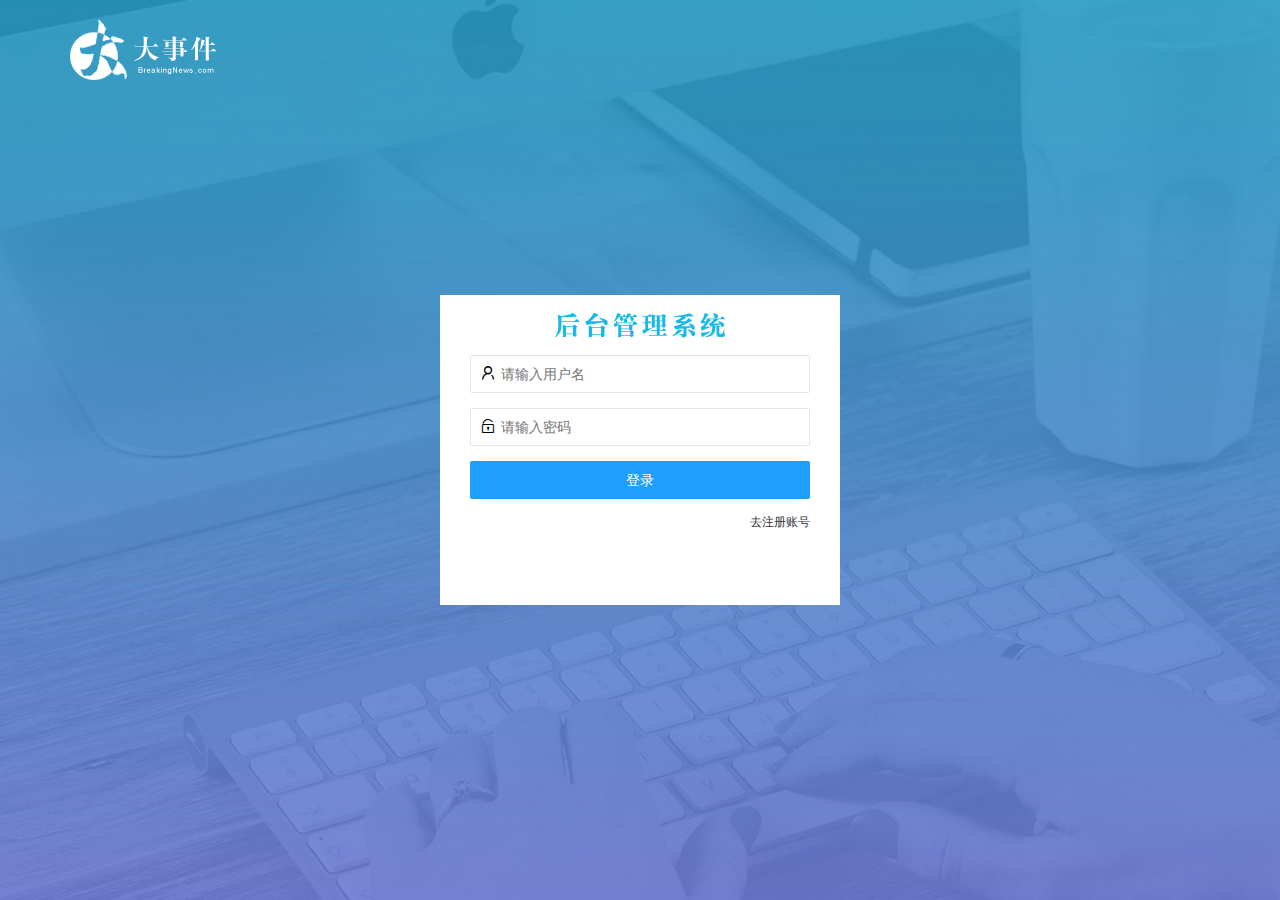
<file: login.html>
<!DOCTYPE html>
<html lang="en">

<head>
    <meta charset="UTF-8">
    <meta http-equiv="X-UA-Compatible" content="IE=edge">
    <meta name="viewport" content="width=device-width, initial-scale=1.0">
    <title>大事件登录/注册</title>
    <!-- 引入layui的css -->
    <link rel="stylesheet" href="./assets/lib/layui/css/layui.css">
    <!-- 引入自己的css -->
    <link rel="stylesheet" href="./assets/css/login.css">
</head>

<body>
    <!-- 头部logo -->
    <div class="layui-main">
        <img src="./assets/images/logo.png" alt="">
    </div>
    <!-- 登录注册 -->
    <div class="lgoinAndRegBox">
        <div class="title-box"></div>
        <!-- 登录的div -->
        <div class="login-box">
            <!-- 登录的表单 -->
            <form class="layui-form" id="form_login">
                <!-- 用户名 -->
                <div class="layui-form-item">
                    <i class="layui-icon layui-icon-username"></i>
                    <input type="text" name="username" required lay-verify="required" placeholder="请输入用户名"
                        autocomplete="off" class="layui-input">
                </div>
                <!-- 密码 -->
                <div class="layui-form-item">
                    <i class="layui-icon layui-icon-password"></i>
                    <input type="password" name="password" required lay-verify="required|pwd" placeholder="请输入密码"
                        autocomplete="off" class="layui-input">
                </div>
                <!-- 登录按钮 -->
                <div class="layui-form-item">
                    <button class="layui-btn layui-btn-fluid layui-btn-normal" lay-submit>登录</button>
                </div>
                <!-- 去注册的小按钮 -->
                <div class="layui-form-item links">
                    <a href="javascript:;" id="link_reg">去注册账号</a>

                </div>
            </form>
        </div>
        <!-- 注册的div -->
        <div class="reg-box">
            <!-- 注册的表单 -->
            <form class="layui-form" id="form_reg">
                <!-- 用户名 -->
                <div class="layui-form-item">
                    <i class="layui-icon layui-icon-username"></i>
                    <input type="text" name="username" required lay-verify="required" placeholder="请输入用户名"
                        autocomplete="off" class="layui-input">
                </div>
                <!-- 密码 -->
                <div class="layui-form-item">
                    <i class="layui-icon layui-icon-password"></i>
                    <input type="password" name="password" required lay-verify="required|pwd" placeholder="请输入密码"
                        autocomplete="off" class="layui-input">
                </div>
                <!-- 确认密码 -->
                <div class="layui-form-item">
                    <i class="layui-icon layui-icon-password"></i>
                    <input type="password" name="repassword" required lay-verify="required|pwd|repwd"
                        placeholder="请再次输入密码" autocomplete="off" class="layui-input">
                </div>
                <!-- 注册按钮 -->
                <div class="layui-form-item">
                    <button class="layui-btn layui-btn-fluid layui-btn-normal" lay-submit>注册</button>
                </div>
                <!-- 去登录的小按钮 -->
                <div class="layui-form-item links">
                    <a href="javascript:;" id="link_login">去登录</a>
                </div>
            </form>
        </div>
    </div>
    <!-- 引入layui的js -->
    <script src="./assets/lib/layui/layui.all.js"></script>
    <!--  引入jQuery -->
    <script src="./assets/lib/jquery.js"></script>
    <!-- 引入自己封装 baseAPI.js -->
    <script src="./assets/js/baseAPI.js"></script>
    <!-- 引入自己的js -->
    <script src="./assets/js/login.js"></script>
</body>

</html>
</file>
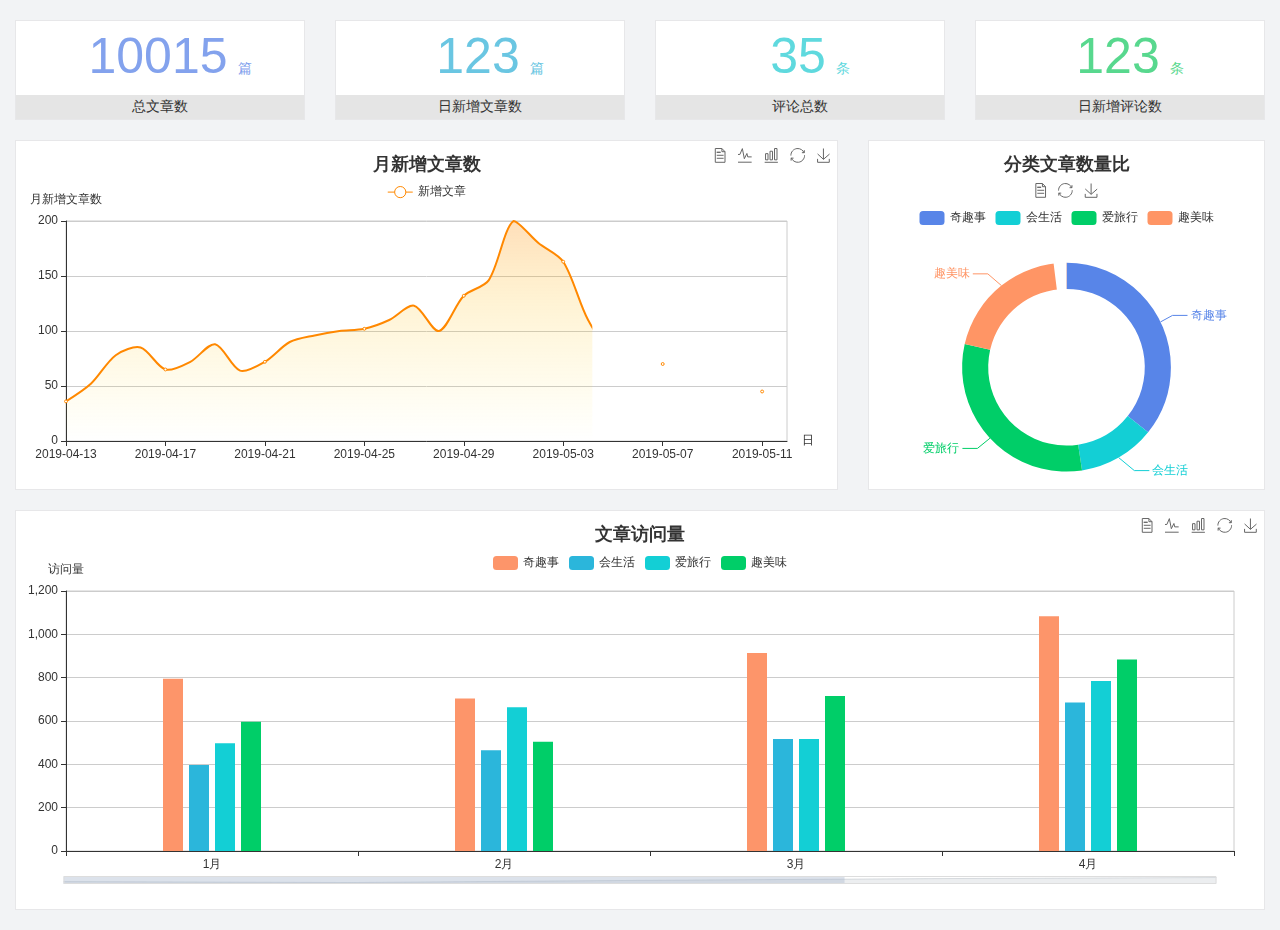
<file: home/dashboard.html>
<!DOCTYPE html>
<html lang="en">

<head>
  <meta charset="UTF-8">
  <meta name="viewport" content="width=device-width, initial-scale=1.0">
  <meta http-equiv="X-UA-Compatible" content="ie=edge">
  <title>图表统计</title>
  <link rel="stylesheet" href="../../assets/lib/bootstrap.css" />
  <link rel="stylesheet" href="../../assets/lib/main.css" />
  <script src="../../assets/lib/jquery.js"></script>
  <script type="text/javascript" src="../../assets/lib/echarts.min.js"></script>
</head>

<body>
  <div class="container-fluid">
    <div class="row spannel_list">
      <div class="col-sm-3 col-xs-6">
        <div class="spannel">
          <em>10015</em><span>篇</span>
          <b>总文章数</b>
        </div>
      </div>
      <div class="col-sm-3 col-xs-6">
        <div class="spannel scolor01">
          <em>123</em><span>篇</span>
          <b>日新增文章数</b>
        </div>
      </div>
      <div class="col-sm-3 col-xs-6">
        <div class="spannel scolor02">
          <em>35</em><span>条</span>
          <b>评论总数</b>
        </div>
      </div>
      <div class="col-sm-3 col-xs-6">
        <div class="spannel scolor03">
          <em>123</em><span>条</span>
          <b>日新增评论数</b>
        </div>
      </div>
    </div>
  </div>

  <div class="container-fluid">
    <div class="row curve-pie">
      <div class="col-lg-8 col-md-8">
        <div class="gragh_pannel" id="curve_show"></div>
      </div>
      <div class="col-lg-4 col-md-4">
        <div class="gragh_pannel" id="pie_show"></div>
      </div>
    </div>
  </div>

  <div class="container-fluid">
    <div class="column_pannel" id="column_show"></div>
  </div>

  <script>
    var oChart = echarts.init(document.getElementById('curve_show'));
    var aList_all = [
      { 'count': 36, 'date': '2019-04-13' },
      { 'count': 52, 'date': '2019-04-14' },
      { 'count': 78, 'date': '2019-04-15' },
      { 'count': 85, 'date': '2019-04-16' },
      { 'count': 65, 'date': '2019-04-17' },
      { 'count': 72, 'date': '2019-04-18' },
      { 'count': 88, 'date': '2019-04-19' },
      { 'count': 64, 'date': '2019-04-20' },
      { 'count': 72, 'date': '2019-04-21' },
      { 'count': 90, 'date': '2019-04-22' },
      { 'count': 96, 'date': '2019-04-23' },
      { 'count': 100, 'date': '2019-04-24' },
      { 'count': 102, 'date': '2019-04-25' },
      { 'count': 110, 'date': '2019-04-26' },
      { 'count': 123, 'date': '2019-04-27' },
      { 'count': 100, 'date': '2019-04-28' },
      { 'count': 132, 'date': '2019-04-29' },
      { 'count': 146, 'date': '2019-04-30' },
      { 'count': 200, 'date': '2019-05-01' },
      { 'count': 180, 'date': '2019-05-02' },
      { 'count': 163, 'date': '2019-05-03' },
      { 'count': 110, 'date': '2019-05-04' },
      { 'count': 80, 'date': '2019-05-05' },
      { 'count': 82, 'date': '2019-05-06' },
      { 'count': 70, 'date': '2019-05-07' },
      { 'count': 65, 'date': '2019-05-08' },
      { 'count': 54, 'date': '2019-05-09' },
      { 'count': 40, 'date': '2019-05-10' },
      { 'count': 45, 'date': '2019-05-11' },
      { 'count': 38, 'date': '2019-05-12' },
    ];

    let aCount = [];
    let aDate = [];

    for (var i = 0; i < aList_all.length; i++) {
      aCount.push(aList_all[i].count);
      aDate.push(aList_all[i].date);
    }

    var chartopt = {
      title: {
        text: '月新增文章数',
        left: 'center',
        top: '10'
      },
      tooltip: {
        trigger: 'axis'
      },
      legend: {
        data: ['新增文章'],
        top: '40'
      },
      toolbox: {
        show: true,
        feature: {
          mark: { show: true },
          dataView: { show: true, readOnly: false },
          magicType: { show: true, type: ['line', 'bar'] },
          restore: { show: true },
          saveAsImage: { show: true }
        }
      },
      calculable: true,
      xAxis: [
        {
          name: '日',
          type: 'category',
          boundaryGap: false,
          data: aDate
        }
      ],
      yAxis: [
        {
          name: '月新增文章数',
          type: 'value'
        }
      ],
      series: [
        {
          name: '新增文章',
          type: 'line',
          smooth: true,
          itemStyle: { normal: { areaStyle: { type: 'default' }, color: '#f80' }, lineStyle: { color: '#f80' } },
          data: aCount
        }],
      areaStyle: {
        normal: {
          color: new echarts.graphic.LinearGradient(0, 0, 0, 1, [{
            offset: 0,
            color: 'rgba(255,136,0,0.39)'
          }, {
            offset: .34,
            color: 'rgba(255,180,0,0.25)'
          }, {
            offset: 1,
            color: 'rgba(255,222,0,0.00)'
          }])

        }
      },
      grid: {
        show: true,
        x: 50,
        x2: 50,
        y: 80,
        height: 220
      }
    };

    oChart.setOption(chartopt);


    var oPie = echarts.init(document.getElementById('pie_show'));
    var oPieopt =
    {
      title: {
        top: 10,
        text: '分类文章数量比',
        x: 'center'
      },
      tooltip: {
        trigger: 'item',
        formatter: "{a} <br/>{b} : {c} ({d}%)"
      },
      color: ['#5885e8', '#13cfd5', '#00ce68', '#ff9565'],
      legend: {
        x: 'center',
        top: 65,
        data: ['奇趣事', '会生活', '爱旅行', '趣美味']
      },
      toolbox: {
        show: true,
        x: 'center',
        top: 35,
        feature: {
          mark: { show: true },
          dataView: { show: true, readOnly: false },
          magicType: {
            show: true,
            type: ['pie', 'funnel'],
            option: {
              funnel: {
                x: '25%',
                width: '50%',
                funnelAlign: 'left',
                max: 1548
              }
            }
          },
          restore: { show: true },
          saveAsImage: { show: true }
        }
      },
      calculable: true,
      series: [
        {
          name: '访问来源',
          type: 'pie',
          radius: ['45%', '60%'],
          center: ['50%', '65%'],
          data: [
            { value: 300, name: '奇趣事' },
            { value: 100, name: '会生活' },
            { value: 260, name: '爱旅行' },
            { value: 180, name: '趣美味' }
          ]
        }
      ]
    };
    oPie.setOption(oPieopt);



    var oColumn = this.echarts.init(document.getElementById('column_show'));
    var oColumnopt =
    {
      title: {
        text: '文章访问量',
        left: 'center',
        top: '10'
      },
      tooltip: {
        trigger: 'axis'
      },
      legend: {
        data: ['奇趣事', '会生活', '爱旅行', '趣美味'],
        top: '40'
      },
      toolbox: {
        show: true,
        feature: {
          mark: { show: true },
          dataView: { show: true, readOnly: false },
          magicType: { show: true, type: ['line', 'bar'] },
          restore: { show: true },
          saveAsImage: { show: true }
        }
      },
      calculable: true,
      xAxis: [
        {
          type: 'category',
          data: ['1月', '2月', '3月', '4月', '5月']
        }
      ],
      yAxis: [
        {
          name: '访问量',
          type: 'value'
        }
      ],
      series: [
        {
          name: '奇趣事',
          type: 'bar',
          barWidth: 20,
          itemStyle: {
            normal: { areaStyle: { type: 'default' }, color: '#fd956a' }
          },
          data: [800, 708, 920, 1090, 1200]
        },
        {
          name: '会生活',
          type: 'bar',
          barWidth: 20,
          itemStyle: {
            normal: { areaStyle: { type: 'default' }, color: '#2bb6db' }
          },
          data: [400, 468, 520, 690, 800]
        },
        {
          name: '爱旅行',
          type: 'bar',
          barWidth: 20,
          itemStyle: {
            normal: { areaStyle: { type: 'default' }, color: '#13cfd5' }
          },
          data: [500, 668, 520, 790, 900]
        },
        {
          name: '趣美味',
          type: 'bar',
          barWidth: 20,
          itemStyle: {
            normal: { areaStyle: { type: 'default' }, color: '#00ce68' }
          },
          data: [600, 508, 720, 890, 1000]
        }
      ],
      grid: {
        show: true,
        x: 50,
        x2: 30,
        y: 80,
        height: 260
      },
      dataZoom: [//给x轴设置滚动条
        {
          start: 0,//默认为0
          end: 100 - 1000 / 31,//默认为100
          type: 'slider',
          show: true,
          xAxisIndex: [0],
          handleSize: 0,//滑动条的 左右2个滑动条的大小
          height: 8,//组件高度
          left: 45, //左边的距离
          right: 50,//右边的距离
          bottom: 26,//右边的距离
          handleColor: '#ddd',//h滑动图标的颜色
          handleStyle: {
            borderColor: "#cacaca",
            borderWidth: "1",
            shadowBlur: 2,
            background: "#ddd",
            shadowColor: "#ddd",
          }
        }]
    };
    oColumn.setOption(oColumnopt);
  </script>
</body>

</html>
</file>
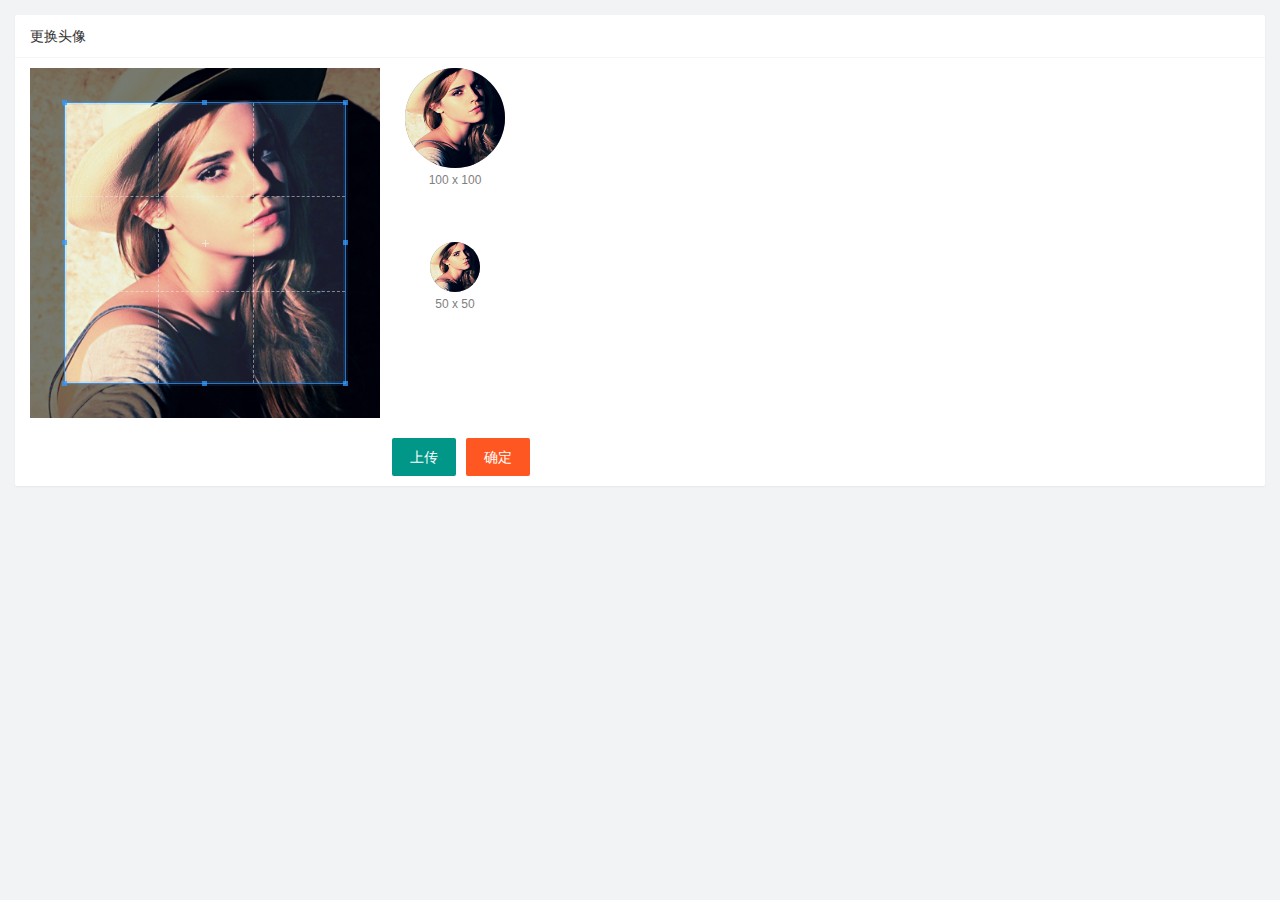
<file: user/user_avatar.html>
<!DOCTYPE html>
<html lang="en">

<head>
    <meta charset="UTF-8">
    <meta http-equiv="X-UA-Compatible" content="IE=edge">
    <meta name="viewport" content="width=device-width, initial-scale=1.0">
    <title>Document</title>
    <!-- 引入layui的css -->
    <link rel="stylesheet" href="../assets/lib/layui/css/layui.css">
    <!-- 导入裁剪图片功能的css -->
    <link rel="stylesheet" href="../assets/lib/cropper/cropper.css">
    <!-- 引入自己的css -->
    <link rel="stylesheet" href="../assets/css/user/user_avatar.css">
</head>

<body>
    <div class="layui-card">
        <div class="layui-card-header">更换头像</div>
        <div class="layui-card-body">
            <!-- 第一行的图片裁剪和预览区域 -->
            <div class="row1">
                <!-- 图片裁剪区域 -->
                <div class="cropper-box">
                    <!-- 这个 img 标签很重要，将来会把它初始化为裁剪区域 -->
                    <img id="image" src="/assets/images/sample.jpg" />
                </div>
                <!-- 图片的预览区域 -->
                <div class="preview-box">
                    <div>
                        <!-- 宽高为 100px 的预览区域 -->
                        <div class="img-preview w100"></div>
                        <p class="size">100 x 100</p>
                    </div>
                    <div>
                        <!-- 宽高为 50px 的预览区域 -->
                        <div class="img-preview w50"></div>
                        <p class="size">50 x 50</p>
                    </div>
                </div>
            </div>

            <!-- 第二行的按钮区域 -->
            <div class="row2">
                <!-- 通过 accept 属性 可以指定 允许用户选择什么类型的文件 -->
                <input type="file" id="file" accept="image/png,image/jpeg">
                <button type="button" class="layui-btn" id="btnChooseImage">上传</button>
                <button type="button" class="layui-btn layui-btn-danger" id="btnUpload">确定</button>
            </div>
        </div>
    </div>

    <script src="/assets/lib/layui/layui.all.js"></script>
    <script src="/assets/lib/jquery.js"></script>
    <script src="/assets/lib/cropper/Cropper.js"></script>
    <script src="/assets/lib/cropper/jquery-cropper.js"></script>
    <script src="/assets/js/baseAPI.js"></script>
    <!-- 导入自己的js -->
    <script src="/assets/js/user/user_avatar.js"></script>
</body>

</html>
</file>
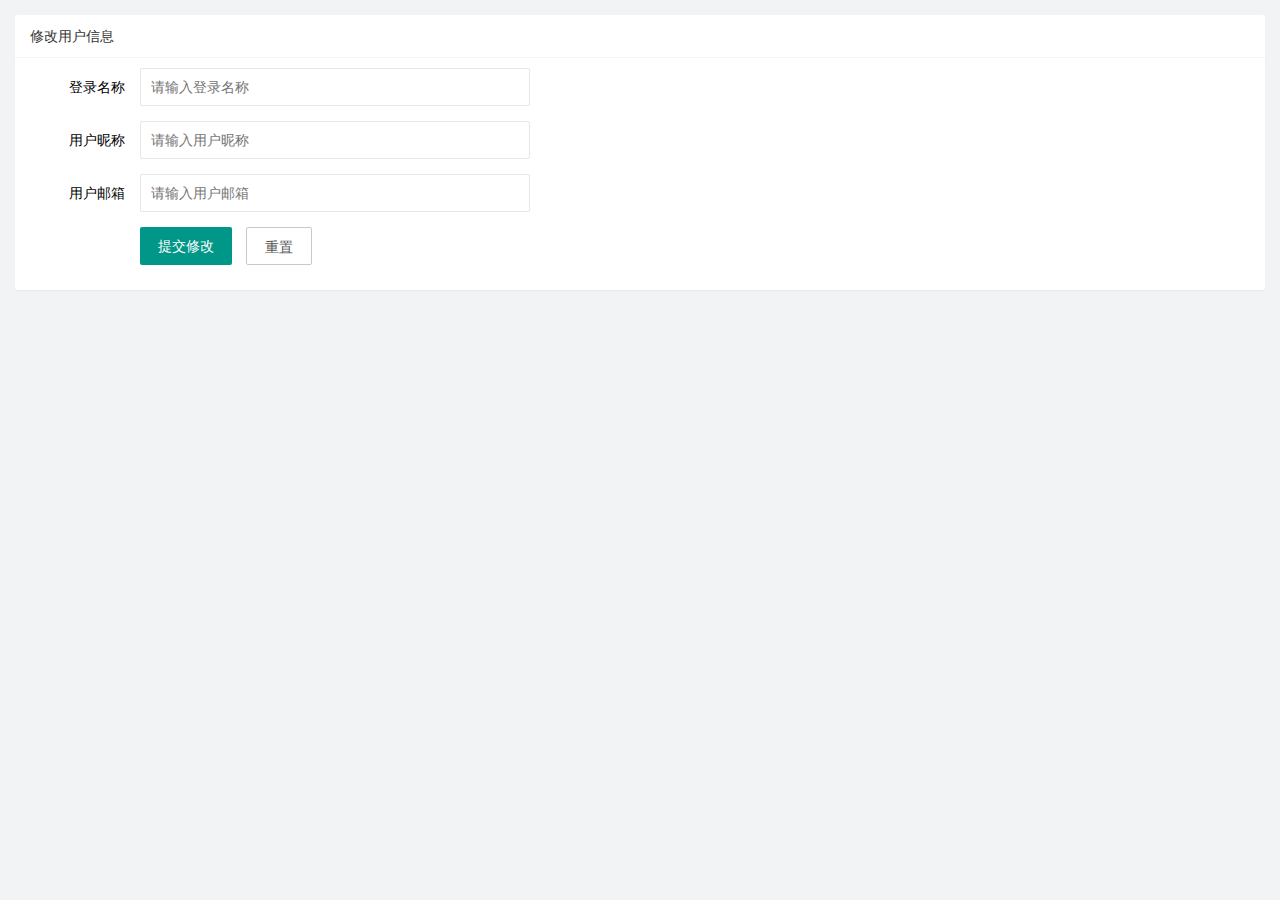
<file: user/user_info.html>
<!DOCTYPE html>
<html lang="en">

<head>
    <meta charset="UTF-8">
    <meta http-equiv="X-UA-Compatible" content="IE=edge">
    <meta name="viewport" content="width=device-width, initial-scale=1.0">
    <title>Document</title>
    <!-- 引入layui的css -->
    <link rel="stylesheet" href="../assets/lib/layui/css/layui.css">
    <!-- 引入自己的css -->
    <link rel="stylesheet" href="../assets/css/user/user_info.css">
</head>

<body>
    <div class="layui-card">
        <div class="layui-card-header">修改用户信息</div>
        <div class="layui-card-body">
            <!-- form表单 -->
            <form class="layui-form" lay-filter="formUserInfo">
                <!-- 这是隐藏域 -->
                <input type="hidden" name="id" value="">
                <div class="layui-form-item">
                    <label class="layui-form-label">登录名称</label>
                    <div class="layui-input-block">
                        <input type="text" name="username" required lay-verify="required" placeholder="请输入登录名称"
                            autocomplete="off" class="layui-input" readonly>
                    </div>
                </div>
                <div class="layui-form-item">
                    <label class="layui-form-label">用户昵称</label>
                    <div class="layui-input-block">
                        <input type="text" name="nickname" required lay-verify="required|nickname" placeholder="请输入用户昵称"
                            autocomplete="off" class="layui-input">
                    </div>
                </div>
                <div class="layui-form-item">
                    <label class="layui-form-label">用户邮箱</label>
                    <div class="layui-input-block">
                        <input type="text" name="email" required lay-verify="required|email" placeholder="请输入用户邮箱"
                            autocomplete="off" class="layui-input">
                    </div>
                </div>
                <div class="layui-form-item">
                    <div class="layui-input-block">
                        <button class="layui-btn" lay-submit lay-filter="formDemo">提交修改</button>
                        <button type="reset" class="layui-btn layui-btn-primary" id="btnReset">重置</button>
                    </div>
                </div>
            </form>
        </div>
    </div>
    <!-- 导入layui的js -->
    <script src="../assets/lib/layui/layui.all.js"></script>
    <!-- 导入jquery -->
    <script src="../assets/lib/jquery.js"></script>
    <!-- 导入baseAPI -->
    <script src="../assets/js/baseAPI.js"></script>
    <!-- 导入自己的js -->
    <script src="../assets/js/user/user_info.js"></script>
</body>

</html>
</file>
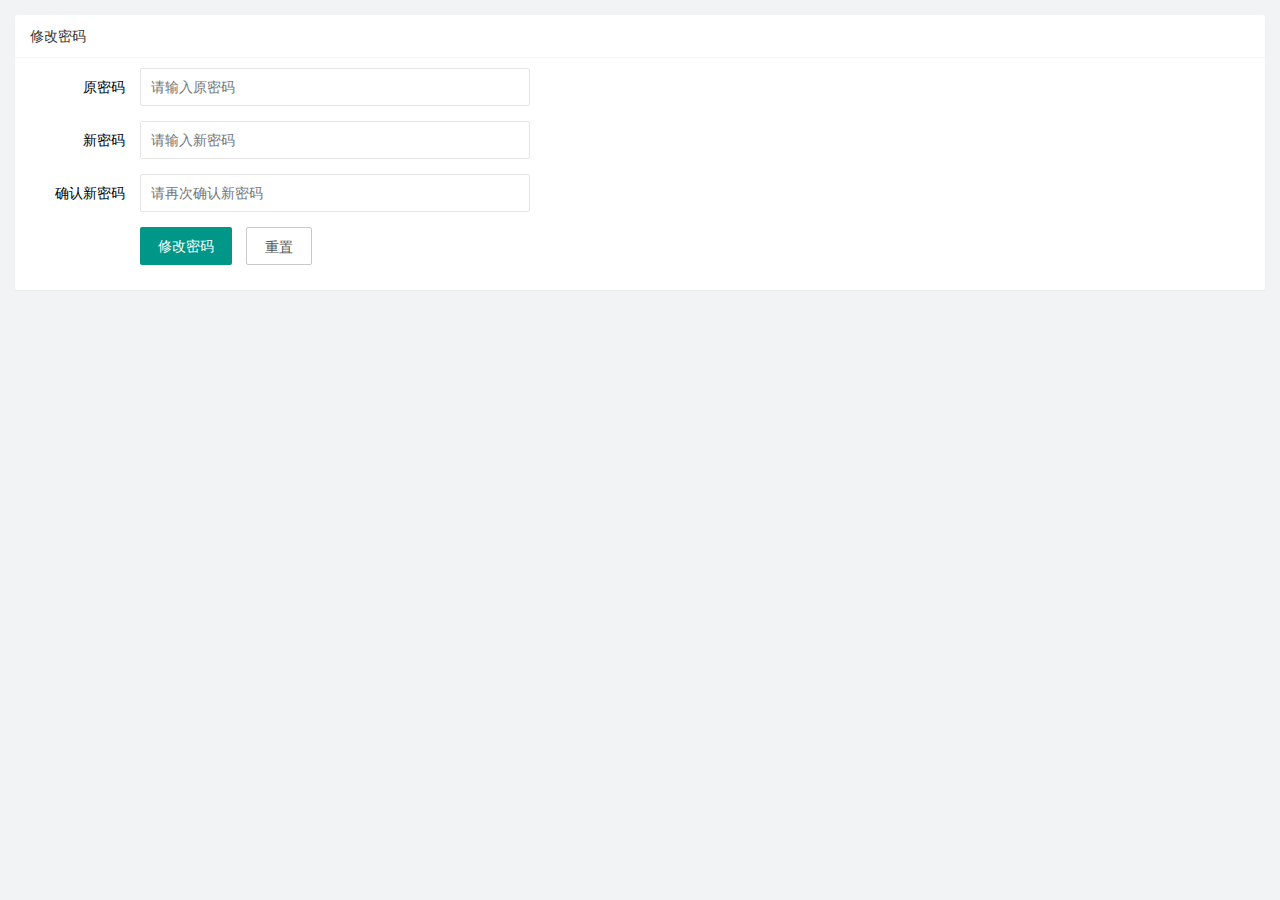
<file: user/user_pwd.html>
<!DOCTYPE html>
<html lang="en">

<head>
    <meta charset="UTF-8">
    <meta http-equiv="X-UA-Compatible" content="IE=edge">
    <meta name="viewport" content="width=device-width, initial-scale=1.0">
    <title>Document</title>
    <!-- 引入layui的css -->
    <link rel="stylesheet" href="../assets/lib/layui/css/layui.css">
    <!-- 引入自己的css -->
    <link rel="stylesheet" href="../assets/css/user/user_pwd.css">
</head>

<body>
    <div class="layui-card">
        <div class="layui-card-header">修改密码</div>
        <div class="layui-card-body">
            <form class="layui-form">
                <div class="layui-form-item">
                    <label class="layui-form-label">原密码</label>
                    <div class="layui-input-block">
                        <input type="password" name="oldPwd" required lay-verify="required|pwd" placeholder="请输入原密码"
                            autocomplete="off" class="layui-input">
                    </div>
                </div>
                <div class="layui-form-item">
                    <label class="layui-form-label">新密码</label>
                    <div class="layui-input-block">
                        <input type="password" name="newPwd" required lay-verify="required|pwd|samePwd"
                            placeholder="请输入新密码" autocomplete="off" class="layui-input">
                    </div>
                </div>
                <div class="layui-form-item">
                    <label class="layui-form-label">确认新密码</label>
                    <div class="layui-input-block">
                        <input type="password" name="rePwd" required lay-verify="required|pwd|rePwd"
                            placeholder="请再次确认新密码" autocomplete="off" class="layui-input">
                    </div>
                </div>
                <div class="layui-form-item">
                    <div class="layui-input-block">
                        <button class="layui-btn" lay-submit lay-filter="formDemo">修改密码</button>
                        <button type="reset" class="layui-btn layui-btn-primary">重置</button>
                    </div>
                </div>
            </form>
        </div>
    </div>
    <!-- 导入layui的js -->
    <script src="../assets/lib/layui/layui.all.js"></script>
    <!-- 导入jquery -->
    <script src="../assets/lib/jquery.js"></script>
    <!-- 导入baseAPI -->
    <script src="../assets/js/baseAPI.js"></script>
    <!-- 导入自己的js -->
    <script src="../assets/js/user/user_pwd.js"></script>
</body>

</html>
</file>
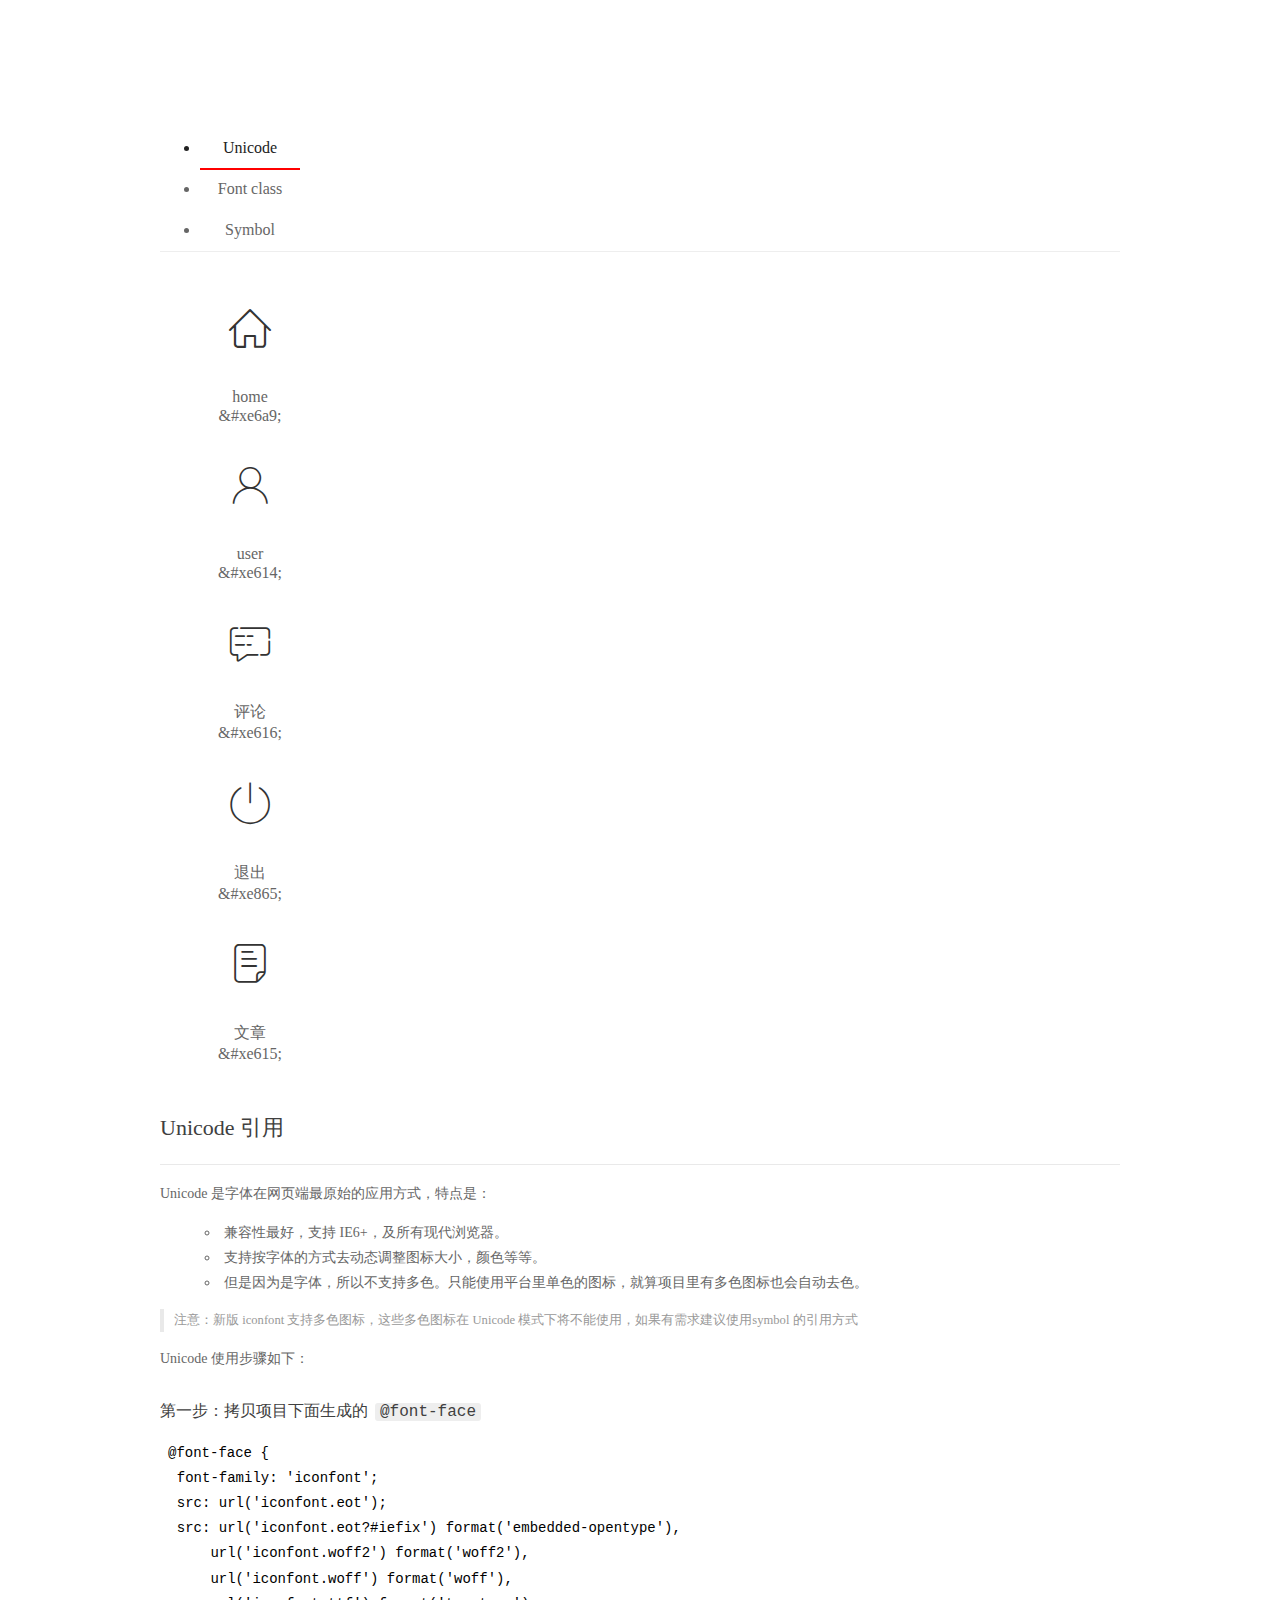
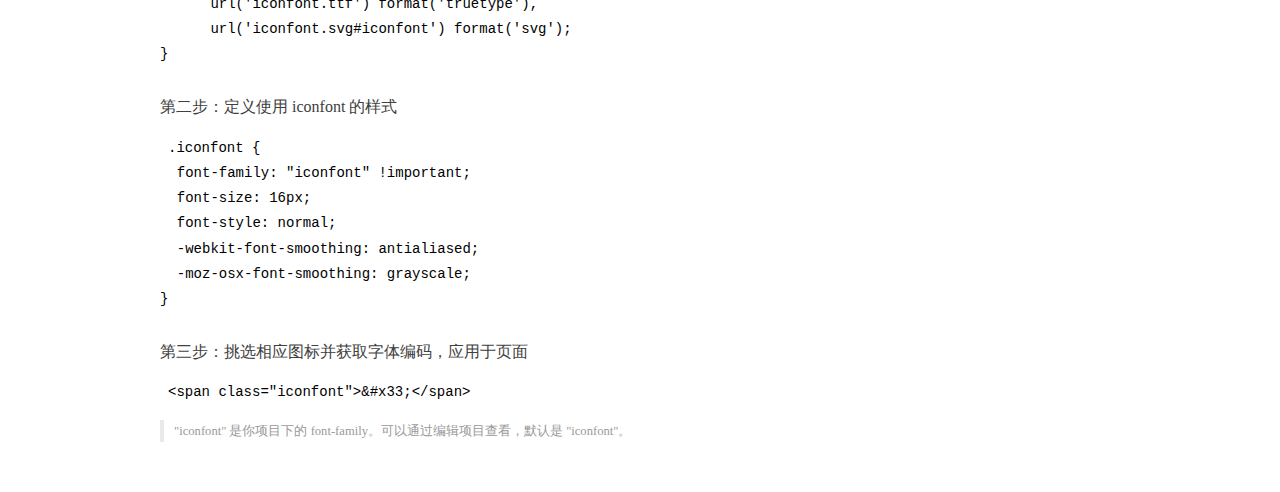
<file: assets/fonts/demo_index.html>
<!DOCTYPE html>
<html>
<head>
  <meta charset="utf-8"/>
  <title>IconFont Demo</title>
  <link rel="shortcut icon" href="https://gtms04.alicdn.com/tps/i4/TB1_oz6GVXXXXaFXpXXJDFnIXXX-64-64.ico" type="image/x-icon"/>
  <link rel="stylesheet" href="https://g.alicdn.com/thx/cube/1.3.2/cube.min.css">
  <link rel="stylesheet" href="demo.css">
  <link rel="stylesheet" href="iconfont.css">
  <script src="iconfont.js"></script>
  <!-- jQuery -->
  <script src="https://a1.alicdn.com/oss/uploads/2018/12/26/7bfddb60-08e8-11e9-9b04-53e73bb6408b.js"></script>
  <!-- 代码高亮 -->
  <script src="https://a1.alicdn.com/oss/uploads/2018/12/26/a3f714d0-08e6-11e9-8a15-ebf944d7534c.js"></script>
</head>
<body>
  <div class="main">
    <h1 class="logo"><a href="https://www.iconfont.cn/" title="iconfont 首页" target="_blank">&#xe86b;</a></h1>
    <div class="nav-tabs">
      <ul id="tabs" class="dib-box">
        <li class="dib active"><span>Unicode</span></li>
        <li class="dib"><span>Font class</span></li>
        <li class="dib"><span>Symbol</span></li>
      </ul>
      
    </div>
    <div class="tab-container">
      <div class="content unicode" style="display: block;">
          <ul class="icon_lists dib-box">
          
            <li class="dib">
              <span class="icon iconfont">&#xe6a9;</span>
                <div class="name">home</div>
                <div class="code-name">&amp;#xe6a9;</div>
              </li>
          
            <li class="dib">
              <span class="icon iconfont">&#xe614;</span>
                <div class="name">user</div>
                <div class="code-name">&amp;#xe614;</div>
              </li>
          
            <li class="dib">
              <span class="icon iconfont">&#xe616;</span>
                <div class="name">评论</div>
                <div class="code-name">&amp;#xe616;</div>
              </li>
          
            <li class="dib">
              <span class="icon iconfont">&#xe865;</span>
                <div class="name">退出</div>
                <div class="code-name">&amp;#xe865;</div>
              </li>
          
            <li class="dib">
              <span class="icon iconfont">&#xe615;</span>
                <div class="name">文章</div>
                <div class="code-name">&amp;#xe615;</div>
              </li>
          
          </ul>
          <div class="article markdown">
          <h2 id="unicode-">Unicode 引用</h2>
          <hr>

          <p>Unicode 是字体在网页端最原始的应用方式，特点是：</p>
          <ul>
            <li>兼容性最好，支持 IE6+，及所有现代浏览器。</li>
            <li>支持按字体的方式去动态调整图标大小，颜色等等。</li>
            <li>但是因为是字体，所以不支持多色。只能使用平台里单色的图标，就算项目里有多色图标也会自动去色。</li>
          </ul>
          <blockquote>
            <p>注意：新版 iconfont 支持多色图标，这些多色图标在 Unicode 模式下将不能使用，如果有需求建议使用symbol 的引用方式</p>
          </blockquote>
          <p>Unicode 使用步骤如下：</p>
          <h3 id="-font-face">第一步：拷贝项目下面生成的 <code>@font-face</code></h3>
<pre><code class="language-css"
>@font-face {
  font-family: 'iconfont';
  src: url('iconfont.eot');
  src: url('iconfont.eot?#iefix') format('embedded-opentype'),
      url('iconfont.woff2') format('woff2'),
      url('iconfont.woff') format('woff'),
      url('iconfont.ttf') format('truetype'),
      url('iconfont.svg#iconfont') format('svg');
}
</code></pre>
          <h3 id="-iconfont-">第二步：定义使用 iconfont 的样式</h3>
<pre><code class="language-css"
>.iconfont {
  font-family: "iconfont" !important;
  font-size: 16px;
  font-style: normal;
  -webkit-font-smoothing: antialiased;
  -moz-osx-font-smoothing: grayscale;
}
</code></pre>
          <h3 id="-">第三步：挑选相应图标并获取字体编码，应用于页面</h3>
<pre>
<code class="language-html"
>&lt;span class="iconfont"&gt;&amp;#x33;&lt;/span&gt;
</code></pre>
          <blockquote>
            <p>"iconfont" 是你项目下的 font-family。可以通过编辑项目查看，默认是 "iconfont"。</p>
          </blockquote>
          </div>
      </div>
      <div class="content font-class">
        <ul class="icon_lists dib-box">
          
          <li class="dib">
            <span class="icon iconfont icon-home"></span>
            <div class="name">
              home
            </div>
            <div class="code-name">.icon-home
            </div>
          </li>
          
          <li class="dib">
            <span class="icon iconfont icon-user"></span>
            <div class="name">
              user
            </div>
            <div class="code-name">.icon-user
            </div>
          </li>
          
          <li class="dib">
            <span class="icon iconfont icon-pinglun"></span>
            <div class="name">
              评论
            </div>
            <div class="code-name">.icon-pinglun
            </div>
          </li>
          
          <li class="dib">
            <span class="icon iconfont icon-tuichu"></span>
            <div class="name">
              退出
            </div>
            <div class="code-name">.icon-tuichu
            </div>
          </li>
          
          <li class="dib">
            <span class="icon iconfont icon-16"></span>
            <div class="name">
              文章
            </div>
            <div class="code-name">.icon-16
            </div>
          </li>
          
        </ul>
        <div class="article markdown">
        <h2 id="font-class-">font-class 引用</h2>
        <hr>

        <p>font-class 是 Unicode 使用方式的一种变种，主要是解决 Unicode 书写不直观，语意不明确的问题。</p>
        <p>与 Unicode 使用方式相比，具有如下特点：</p>
        <ul>
          <li>兼容性良好，支持 IE8+，及所有现代浏览器。</li>
          <li>相比于 Unicode 语意明确，书写更直观。可以很容易分辨这个 icon 是什么。</li>
          <li>因为使用 class 来定义图标，所以当要替换图标时，只需要修改 class 里面的 Unicode 引用。</li>
          <li>不过因为本质上还是使用的字体，所以多色图标还是不支持的。</li>
        </ul>
        <p>使用步骤如下：</p>
        <h3 id="-fontclass-">第一步：引入项目下面生成的 fontclass 代码：</h3>
<pre><code class="language-html">&lt;link rel="stylesheet" href="./iconfont.css"&gt;
</code></pre>
        <h3 id="-">第二步：挑选相应图标并获取类名，应用于页面：</h3>
<pre><code class="language-html">&lt;span class="iconfont icon-xxx"&gt;&lt;/span&gt;
</code></pre>
        <blockquote>
          <p>"
            iconfont" 是你项目下的 font-family。可以通过编辑项目查看，默认是 "iconfont"。</p>
        </blockquote>
      </div>
      </div>
      <div class="content symbol">
          <ul class="icon_lists dib-box">
          
            <li class="dib">
                <svg class="icon svg-icon" aria-hidden="true">
                  <use xlink:href="#icon-home"></use>
                </svg>
                <div class="name">home</div>
                <div class="code-name">#icon-home</div>
            </li>
          
            <li class="dib">
                <svg class="icon svg-icon" aria-hidden="true">
                  <use xlink:href="#icon-user"></use>
                </svg>
                <div class="name">user</div>
                <div class="code-name">#icon-user</div>
            </li>
          
            <li class="dib">
                <svg class="icon svg-icon" aria-hidden="true">
                  <use xlink:href="#icon-pinglun"></use>
                </svg>
                <div class="name">评论</div>
                <div class="code-name">#icon-pinglun</div>
            </li>
          
            <li class="dib">
                <svg class="icon svg-icon" aria-hidden="true">
                  <use xlink:href="#icon-tuichu"></use>
                </svg>
                <div class="name">退出</div>
                <div class="code-name">#icon-tuichu</div>
            </li>
          
            <li class="dib">
                <svg class="icon svg-icon" aria-hidden="true">
                  <use xlink:href="#icon-16"></use>
                </svg>
                <div class="name">文章</div>
                <div class="code-name">#icon-16</div>
            </li>
          
          </ul>
          <div class="article markdown">
          <h2 id="symbol-">Symbol 引用</h2>
          <hr>

          <p>这是一种全新的使用方式，应该说这才是未来的主流，也是平台目前推荐的用法。相关介绍可以参考这篇<a href="">文章</a>
            这种用法其实是做了一个 SVG 的集合，与另外两种相比具有如下特点：</p>
          <ul>
            <li>支持多色图标了，不再受单色限制。</li>
            <li>通过一些技巧，支持像字体那样，通过 <code>font-size</code>, <code>color</code> 来调整样式。</li>
            <li>兼容性较差，支持 IE9+，及现代浏览器。</li>
            <li>浏览器渲染 SVG 的性能一般，还不如 png。</li>
          </ul>
          <p>使用步骤如下：</p>
          <h3 id="-symbol-">第一步：引入项目下面生成的 symbol 代码：</h3>
<pre><code class="language-html">&lt;script src="./iconfont.js"&gt;&lt;/script&gt;
</code></pre>
          <h3 id="-css-">第二步：加入通用 CSS 代码（引入一次就行）：</h3>
<pre><code class="language-html">&lt;style&gt;
.icon {
  width: 1em;
  height: 1em;
  vertical-align: -0.15em;
  fill: currentColor;
  overflow: hidden;
}
&lt;/style&gt;
</code></pre>
          <h3 id="-">第三步：挑选相应图标并获取类名，应用于页面：</h3>
<pre><code class="language-html">&lt;svg class="icon" aria-hidden="true"&gt;
  &lt;use xlink:href="#icon-xxx"&gt;&lt;/use&gt;
&lt;/svg&gt;
</code></pre>
          </div>
      </div>

    </div>
  </div>
  <script>
  $(document).ready(function () {
      $('.tab-container .content:first').show()

      $('#tabs li').click(function (e) {
        var tabContent = $('.tab-container .content')
        var index = $(this).index()

        if ($(this).hasClass('active')) {
          return
        } else {
          $('#tabs li').removeClass('active')
          $(this).addClass('active')

          tabContent.hide().eq(index).fadeIn()
        }
      })
    })
  </script>
</body>
</html>
</file>
<file: assets/lib/layui/css/layui.css>
/** layui-v2.5.5 MIT License By https://www.layui.com */
 .layui-inline,img{display:inline-block;vertical-align:middle}h1,h2,h3,h4,h5,h6{font-weight:400}.layui-edge,.layui-header,.layui-inline,.layui-main{position:relative}.layui-body,.layui-edge,.layui-elip{overflow:hidden}.layui-btn,.layui-edge,.layui-inline,img{vertical-align:middle}.layui-btn,.layui-disabled,.layui-icon,.layui-unselect{-moz-user-select:none;-webkit-user-select:none;-ms-user-select:none}.layui-elip,.layui-form-checkbox span,.layui-form-pane .layui-form-label{text-overflow:ellipsis;white-space:nowrap}.layui-breadcrumb,.layui-tree-btnGroup{visibility:hidden}blockquote,body,button,dd,div,dl,dt,form,h1,h2,h3,h4,h5,h6,input,li,ol,p,pre,td,textarea,th,ul{margin:0;padding:0;-webkit-tap-highlight-color:rgba(0,0,0,0)}a:active,a:hover{outline:0}img{border:none}li{list-style:none}table{border-collapse:collapse;border-spacing:0}h4,h5,h6{font-size:100%}button,input,optgroup,option,select,textarea{font-family:inherit;font-size:inherit;font-style:inherit;font-weight:inherit;outline:0}pre{white-space:pre-wrap;white-space:-moz-pre-wrap;white-space:-pre-wrap;white-space:-o-pre-wrap;word-wrap:break-word}body{line-height:24px;font:14px Helvetica Neue,Helvetica,PingFang SC,Tahoma,Arial,sans-serif}hr{height:1px;margin:10px 0;border:0;clear:both}a{color:#333;text-decoration:none}a:hover{color:#777}a cite{font-style:normal;*cursor:pointer}.layui-border-box,.layui-border-box *{box-sizing:border-box}.layui-box,.layui-box *{box-sizing:content-box}.layui-clear{clear:both;*zoom:1}.layui-clear:after{content:'\20';clear:both;*zoom:1;display:block;height:0}.layui-inline{*display:inline;*zoom:1}.layui-edge{display:inline-block;width:0;height:0;border-width:6px;border-style:dashed;border-color:transparent}.layui-edge-top{top:-4px;border-bottom-color:#999;border-bottom-style:solid}.layui-edge-right{border-left-color:#999;border-left-style:solid}.layui-edge-bottom{top:2px;border-top-color:#999;border-top-style:solid}.layui-edge-left{border-right-color:#999;border-right-style:solid}.layui-disabled,.layui-disabled:hover{color:#d2d2d2!important;cursor:not-allowed!important}.layui-circle{border-radius:100%}.layui-show{display:block!important}.layui-hide{display:none!important}@font-face{font-family:layui-icon;src:url(../font/iconfont.eot?v=250);src:url(../font/iconfont.eot?v=250#iefix) format('embedded-opentype'),url(../font/iconfont.woff2?v=250) format('woff2'),url(../font/iconfont.woff?v=250) format('woff'),url(../font/iconfont.ttf?v=250) format('truetype'),url(../font/iconfont.svg?v=250#layui-icon) format('svg')}.layui-icon{font-family:layui-icon!important;font-size:16px;font-style:normal;-webkit-font-smoothing:antialiased;-moz-osx-font-smoothing:grayscale}.layui-icon-reply-fill:before{content:"\e611"}.layui-icon-set-fill:before{content:"\e614"}.layui-icon-menu-fill:before{content:"\e60f"}.layui-icon-search:before{content:"\e615"}.layui-icon-share:before{content:"\e641"}.layui-icon-set-sm:before{content:"\e620"}.layui-icon-engine:before{content:"\e628"}.layui-icon-close:before{content:"\1006"}.layui-icon-close-fill:before{content:"\1007"}.layui-icon-chart-screen:before{content:"\e629"}.layui-icon-star:before{content:"\e600"}.layui-icon-circle-dot:before{content:"\e617"}.layui-icon-chat:before{content:"\e606"}.layui-icon-release:before{content:"\e609"}.layui-icon-list:before{content:"\e60a"}.layui-icon-chart:before{content:"\e62c"}.layui-icon-ok-circle:before{content:"\1005"}.layui-icon-layim-theme:before{content:"\e61b"}.layui-icon-table:before{content:"\e62d"}.layui-icon-right:before{content:"\e602"}.layui-icon-left:before{content:"\e603"}.layui-icon-cart-simple:before{content:"\e698"}.layui-icon-face-cry:before{content:"\e69c"}.layui-icon-face-smile:before{content:"\e6af"}.layui-icon-survey:before{content:"\e6b2"}.layui-icon-tree:before{content:"\e62e"}.layui-icon-upload-circle:before{content:"\e62f"}.layui-icon-add-circle:before{content:"\e61f"}.layui-icon-download-circle:before{content:"\e601"}.layui-icon-templeate-1:before{content:"\e630"}.layui-icon-util:before{content:"\e631"}.layui-icon-face-surprised:before{content:"\e664"}.layui-icon-edit:before{content:"\e642"}.layui-icon-speaker:before{content:"\e645"}.layui-icon-down:before{content:"\e61a"}.layui-icon-file:before{content:"\e621"}.layui-icon-layouts:before{content:"\e632"}.layui-icon-rate-half:before{content:"\e6c9"}.layui-icon-add-circle-fine:before{content:"\e608"}.layui-icon-prev-circle:before{content:"\e633"}.layui-icon-read:before{content:"\e705"}.layui-icon-404:before{content:"\e61c"}.layui-icon-carousel:before{content:"\e634"}.layui-icon-help:before{content:"\e607"}.layui-icon-code-circle:before{content:"\e635"}.layui-icon-water:before{content:"\e636"}.layui-icon-username:before{content:"\e66f"}.layui-icon-find-fill:before{content:"\e670"}.layui-icon-about:before{content:"\e60b"}.layui-icon-location:before{content:"\e715"}.layui-icon-up:before{content:"\e619"}.layui-icon-pause:before{content:"\e651"}.layui-icon-date:before{content:"\e637"}.layui-icon-layim-uploadfile:before{content:"\e61d"}.layui-icon-delete:before{content:"\e640"}.layui-icon-play:before{content:"\e652"}.layui-icon-top:before{content:"\e604"}.layui-icon-friends:before{content:"\e612"}.layui-icon-refresh-3:before{content:"\e9aa"}.layui-icon-ok:before{content:"\e605"}.layui-icon-layer:before{content:"\e638"}.layui-icon-face-smile-fine:before{content:"\e60c"}.layui-icon-dollar:before{content:"\e659"}.layui-icon-group:before{content:"\e613"}.layui-icon-layim-download:before{content:"\e61e"}.layui-icon-picture-fine:before{content:"\e60d"}.layui-icon-link:before{content:"\e64c"}.layui-icon-diamond:before{content:"\e735"}.layui-icon-log:before{content:"\e60e"}.layui-icon-rate-solid:before{content:"\e67a"}.layui-icon-fonts-del:before{content:"\e64f"}.layui-icon-unlink:before{content:"\e64d"}.layui-icon-fonts-clear:before{content:"\e639"}.layui-icon-triangle-r:before{content:"\e623"}.layui-icon-circle:before{content:"\e63f"}.layui-icon-radio:before{content:"\e643"}.layui-icon-align-center:before{content:"\e647"}.layui-icon-align-right:before{content:"\e648"}.layui-icon-align-left:before{content:"\e649"}.layui-icon-loading-1:before{content:"\e63e"}.layui-icon-return:before{content:"\e65c"}.layui-icon-fonts-strong:before{content:"\e62b"}.layui-icon-upload:before{content:"\e67c"}.layui-icon-dialogue:before{content:"\e63a"}.layui-icon-video:before{content:"\e6ed"}.layui-icon-headset:before{content:"\e6fc"}.layui-icon-cellphone-fine:before{content:"\e63b"}.layui-icon-add-1:before{content:"\e654"}.layui-icon-face-smile-b:before{content:"\e650"}.layui-icon-fonts-html:before{content:"\e64b"}.layui-icon-form:before{content:"\e63c"}.layui-icon-cart:before{content:"\e657"}.layui-icon-camera-fill:before{content:"\e65d"}.layui-icon-tabs:before{content:"\e62a"}.layui-icon-fonts-code:before{content:"\e64e"}.layui-icon-fire:before{content:"\e756"}.layui-icon-set:before{content:"\e716"}.layui-icon-fonts-u:before{content:"\e646"}.layui-icon-triangle-d:before{content:"\e625"}.layui-icon-tips:before{content:"\e702"}.layui-icon-picture:before{content:"\e64a"}.layui-icon-more-vertical:before{content:"\e671"}.layui-icon-flag:before{content:"\e66c"}.layui-icon-loading:before{content:"\e63d"}.layui-icon-fonts-i:before{content:"\e644"}.layui-icon-refresh-1:before{content:"\e666"}.layui-icon-rmb:before{content:"\e65e"}.layui-icon-home:before{content:"\e68e"}.layui-icon-user:before{content:"\e770"}.layui-icon-notice:before{content:"\e667"}.layui-icon-login-weibo:before{content:"\e675"}.layui-icon-voice:before{content:"\e688"}.layui-icon-upload-drag:before{content:"\e681"}.layui-icon-login-qq:before{content:"\e676"}.layui-icon-snowflake:before{content:"\e6b1"}.layui-icon-file-b:before{content:"\e655"}.layui-icon-template:before{content:"\e663"}.layui-icon-auz:before{content:"\e672"}.layui-icon-console:before{content:"\e665"}.layui-icon-app:before{content:"\e653"}.layui-icon-prev:before{content:"\e65a"}.layui-icon-website:before{content:"\e7ae"}.layui-icon-next:before{content:"\e65b"}.layui-icon-component:before{content:"\e857"}.layui-icon-more:before{content:"\e65f"}.layui-icon-login-wechat:before{content:"\e677"}.layui-icon-shrink-right:before{content:"\e668"}.layui-icon-spread-left:before{content:"\e66b"}.layui-icon-camera:before{content:"\e660"}.layui-icon-note:before{content:"\e66e"}.layui-icon-refresh:before{content:"\e669"}.layui-icon-female:before{content:"\e661"}.layui-icon-male:before{content:"\e662"}.layui-icon-password:before{content:"\e673"}.layui-icon-senior:before{content:"\e674"}.layui-icon-theme:before{content:"\e66a"}.layui-icon-tread:before{content:"\e6c5"}.layui-icon-praise:before{content:"\e6c6"}.layui-icon-star-fill:before{content:"\e658"}.layui-icon-rate:before{content:"\e67b"}.layui-icon-template-1:before{content:"\e656"}.layui-icon-vercode:before{content:"\e679"}.layui-icon-cellphone:before{content:"\e678"}.layui-icon-screen-full:before{content:"\e622"}.layui-icon-screen-restore:before{content:"\e758"}.layui-icon-cols:before{content:"\e610"}.layui-icon-export:before{content:"\e67d"}.layui-icon-print:before{content:"\e66d"}.layui-icon-slider:before{content:"\e714"}.layui-icon-addition:before{content:"\e624"}.layui-icon-subtraction:before{content:"\e67e"}.layui-icon-service:before{content:"\e626"}.layui-icon-transfer:before{content:"\e691"}.layui-main{width:1140px;margin:0 auto}.layui-header{z-index:1000;height:60px}.layui-header a:hover{transition:all .5s;-webkit-transition:all .5s}.layui-side{position:fixed;left:0;top:0;bottom:0;z-index:999;width:200px;overflow-x:hidden}.layui-side-scroll{position:relative;width:220px;height:100%;overflow-x:hidden}.layui-body{position:absolute;left:200px;right:0;top:0;bottom:0;z-index:998;width:auto;overflow-y:auto;box-sizing:border-box}.layui-layout-body{overflow:hidden}.layui-layout-admin .layui-header{background-color:#23262E}.layui-layout-admin .layui-side{top:60px;width:200px;overflow-x:hidden}.layui-layout-admin .layui-body{position:fixed;top:60px;bottom:44px}.layui-layout-admin .layui-main{width:auto;margin:0 15px}.layui-layout-admin .layui-footer{position:fixed;left:200px;right:0;bottom:0;height:44px;line-height:44px;padding:0 15px;background-color:#eee}.layui-layout-admin .layui-logo{position:absolute;left:0;top:0;width:200px;height:100%;line-height:60px;text-align:center;color:#009688;font-size:16px}.layui-layout-admin .layui-header .layui-nav{background:0 0}.layui-layout-left{position:absolute!important;left:200px;top:0}.layui-layout-right{position:absolute!important;right:0;top:0}.layui-container{position:relative;margin:0 auto;padding:0 15px;box-sizing:border-box}.layui-fluid{position:relative;margin:0 auto;padding:0 15px}.layui-row:after,.layui-row:before{content:'';display:block;clear:both}.layui-col-lg1,.layui-col-lg10,.layui-col-lg11,.layui-col-lg12,.layui-col-lg2,.layui-col-lg3,.layui-col-lg4,.layui-col-lg5,.layui-col-lg6,.layui-col-lg7,.layui-col-lg8,.layui-col-lg9,.layui-col-md1,.layui-col-md10,.layui-col-md11,.layui-col-md12,.layui-col-md2,.layui-col-md3,.layui-col-md4,.layui-col-md5,.layui-col-md6,.layui-col-md7,.layui-col-md8,.layui-col-md9,.layui-col-sm1,.layui-col-sm10,.layui-col-sm11,.layui-col-sm12,.layui-col-sm2,.layui-col-sm3,.layui-col-sm4,.layui-col-sm5,.layui-col-sm6,.layui-col-sm7,.layui-col-sm8,.layui-col-sm9,.layui-col-xs1,.layui-col-xs10,.layui-col-xs11,.layui-col-xs12,.layui-col-xs2,.layui-col-xs3,.layui-col-xs4,.layui-col-xs5,.layui-col-xs6,.layui-col-xs7,.layui-col-xs8,.layui-col-xs9{position:relative;display:block;box-sizing:border-box}.layui-col-xs1,.layui-col-xs10,.layui-col-xs11,.layui-col-xs12,.layui-col-xs2,.layui-col-xs3,.layui-col-xs4,.layui-col-xs5,.layui-col-xs6,.layui-col-xs7,.layui-col-xs8,.layui-col-xs9{float:left}.layui-col-xs1{width:8.33333333%}.layui-col-xs2{width:16.66666667%}.layui-col-xs3{width:25%}.layui-col-xs4{width:33.33333333%}.layui-col-xs5{width:41.66666667%}.layui-col-xs6{width:50%}.layui-col-xs7{width:58.33333333%}.layui-col-xs8{width:66.66666667%}.layui-col-xs9{width:75%}.layui-col-xs10{width:83.33333333%}.layui-col-xs11{width:91.66666667%}.layui-col-xs12{width:100%}.layui-col-xs-offset1{margin-left:8.33333333%}.layui-col-xs-offset2{margin-left:16.66666667%}.layui-col-xs-offset3{margin-left:25%}.layui-col-xs-offset4{margin-left:33.33333333%}.layui-col-xs-offset5{margin-left:41.66666667%}.layui-col-xs-offset6{margin-left:50%}.layui-col-xs-offset7{margin-left:58.33333333%}.layui-col-xs-offset8{margin-left:66.66666667%}.layui-col-xs-offset9{margin-left:75%}.layui-col-xs-offset10{margin-left:83.33333333%}.layui-col-xs-offset11{margin-left:91.66666667%}.layui-col-xs-offset12{margin-left:100%}@media screen and (max-width:768px){.layui-hide-xs{display:none!important}.layui-show-xs-block{display:block!important}.layui-show-xs-inline{display:inline!important}.layui-show-xs-inline-block{display:inline-block!important}}@media screen and (min-width:768px){.layui-container{width:750px}.layui-hide-sm{display:none!important}.layui-show-sm-block{display:block!important}.layui-show-sm-inline{display:inline!important}.layui-show-sm-inline-block{display:inline-block!important}.layui-col-sm1,.layui-col-sm10,.layui-col-sm11,.layui-col-sm12,.layui-col-sm2,.layui-col-sm3,.layui-col-sm4,.layui-col-sm5,.layui-col-sm6,.layui-col-sm7,.layui-col-sm8,.layui-col-sm9{float:left}.layui-col-sm1{width:8.33333333%}.layui-col-sm2{width:16.66666667%}.layui-col-sm3{width:25%}.layui-col-sm4{width:33.33333333%}.layui-col-sm5{width:41.66666667%}.layui-col-sm6{width:50%}.layui-col-sm7{width:58.33333333%}.layui-col-sm8{width:66.66666667%}.layui-col-sm9{width:75%}.layui-col-sm10{width:83.33333333%}.layui-col-sm11{width:91.66666667%}.layui-col-sm12{width:100%}.layui-col-sm-offset1{margin-left:8.33333333%}.layui-col-sm-offset2{margin-left:16.66666667%}.layui-col-sm-offset3{margin-left:25%}.layui-col-sm-offset4{margin-left:33.33333333%}.layui-col-sm-offset5{margin-left:41.66666667%}.layui-col-sm-offset6{margin-left:50%}.layui-col-sm-offset7{margin-left:58.33333333%}.layui-col-sm-offset8{margin-left:66.66666667%}.layui-col-sm-offset9{margin-left:75%}.layui-col-sm-offset10{margin-left:83.33333333%}.layui-col-sm-offset11{margin-left:91.66666667%}.layui-col-sm-offset12{margin-left:100%}}@media screen and (min-width:992px){.layui-container{width:970px}.layui-hide-md{display:none!important}.layui-show-md-block{display:block!important}.layui-show-md-inline{display:inline!important}.layui-show-md-inline-block{display:inline-block!important}.layui-col-md1,.layui-col-md10,.layui-col-md11,.layui-col-md12,.layui-col-md2,.layui-col-md3,.layui-col-md4,.layui-col-md5,.layui-col-md6,.layui-col-md7,.layui-col-md8,.layui-col-md9{float:left}.layui-col-md1{width:8.33333333%}.layui-col-md2{width:16.66666667%}.layui-col-md3{width:25%}.layui-col-md4{width:33.33333333%}.layui-col-md5{width:41.66666667%}.layui-col-md6{width:50%}.layui-col-md7{width:58.33333333%}.layui-col-md8{width:66.66666667%}.layui-col-md9{width:75%}.layui-col-md10{width:83.33333333%}.layui-col-md11{width:91.66666667%}.layui-col-md12{width:100%}.layui-col-md-offset1{margin-left:8.33333333%}.layui-col-md-offset2{margin-left:16.66666667%}.layui-col-md-offset3{margin-left:25%}.layui-col-md-offset4{margin-left:33.33333333%}.layui-col-md-offset5{margin-left:41.66666667%}.layui-col-md-offset6{margin-left:50%}.layui-col-md-offset7{margin-left:58.33333333%}.layui-col-md-offset8{margin-left:66.66666667%}.layui-col-md-offset9{margin-left:75%}.layui-col-md-offset10{margin-left:83.33333333%}.layui-col-md-offset11{margin-left:91.66666667%}.layui-col-md-offset12{margin-left:100%}}@media screen and (min-width:1200px){.layui-container{width:1170px}.layui-hide-lg{display:none!important}.layui-show-lg-block{display:block!important}.layui-show-lg-inline{display:inline!important}.layui-show-lg-inline-block{display:inline-block!important}.layui-col-lg1,.layui-col-lg10,.layui-col-lg11,.layui-col-lg12,.layui-col-lg2,.layui-col-lg3,.layui-col-lg4,.layui-col-lg5,.layui-col-lg6,.layui-col-lg7,.layui-col-lg8,.layui-col-lg9{float:left}.layui-col-lg1{width:8.33333333%}.layui-col-lg2{width:16.66666667%}.layui-col-lg3{width:25%}.layui-col-lg4{width:33.33333333%}.layui-col-lg5{width:41.66666667%}.layui-col-lg6{width:50%}.layui-col-lg7{width:58.33333333%}.layui-col-lg8{width:66.66666667%}.layui-col-lg9{width:75%}.layui-col-lg10{width:83.33333333%}.layui-col-lg11{width:91.66666667%}.layui-col-lg12{width:100%}.layui-col-lg-offset1{margin-left:8.33333333%}.layui-col-lg-offset2{margin-left:16.66666667%}.layui-col-lg-offset3{margin-left:25%}.layui-col-lg-offset4{margin-left:33.33333333%}.layui-col-lg-offset5{margin-left:41.66666667%}.layui-col-lg-offset6{margin-left:50%}.layui-col-lg-offset7{margin-left:58.33333333%}.layui-col-lg-offset8{margin-left:66.66666667%}.layui-col-lg-offset9{margin-left:75%}.layui-col-lg-offset10{margin-left:83.33333333%}.layui-col-lg-offset11{margin-left:91.66666667%}.layui-col-lg-offset12{margin-left:100%}}.layui-col-space1{margin:-.5px}.layui-col-space1>*{padding:.5px}.layui-col-space3{margin:-1.5px}.layui-col-space3>*{padding:1.5px}.layui-col-space5{margin:-2.5px}.layui-col-space5>*{padding:2.5px}.layui-col-space8{margin:-3.5px}.layui-col-space8>*{padding:3.5px}.layui-col-space10{margin:-5px}.layui-col-space10>*{padding:5px}.layui-col-space12{margin:-6px}.layui-col-space12>*{padding:6px}.layui-col-space15{margin:-7.5px}.layui-col-space15>*{padding:7.5px}.layui-col-space18{margin:-9px}.layui-col-space18>*{padding:9px}.layui-col-space20{margin:-10px}.layui-col-space20>*{padding:10px}.layui-col-space22{margin:-11px}.layui-col-space22>*{padding:11px}.layui-col-space25{margin:-12.5px}.layui-col-space25>*{padding:12.5px}.layui-col-space30{margin:-15px}.layui-col-space30>*{padding:15px}.layui-btn,.layui-input,.layui-select,.layui-textarea,.layui-upload-button{outline:0;-webkit-appearance:none;transition:all .3s;-webkit-transition:all .3s;box-sizing:border-box}.layui-elem-quote{margin-bottom:10px;padding:15px;line-height:22px;border-left:5px solid #009688;border-radius:0 2px 2px 0;background-color:#f2f2f2}.layui-quote-nm{border-style:solid;border-width:1px 1px 1px 5px;background:0 0}.layui-elem-field{margin-bottom:10px;padding:0;border-width:1px;border-style:solid}.layui-elem-field legend{margin-left:20px;padding:0 10px;font-size:20px;font-weight:300}.layui-field-title{margin:10px 0 20px;border-width:1px 0 0}.layui-field-box{padding:10px 15px}.layui-field-title .layui-field-box{padding:10px 0}.layui-progress{position:relative;height:6px;border-radius:20px;background-color:#e2e2e2}.layui-progress-bar{position:absolute;left:0;top:0;width:0;max-width:100%;height:6px;border-radius:20px;text-align:right;background-color:#5FB878;transition:all .3s;-webkit-transition:all .3s}.layui-progress-big,.layui-progress-big .layui-progress-bar{height:18px;line-height:18px}.layui-progress-text{position:relative;top:-20px;line-height:18px;font-size:12px;color:#666}.layui-progress-big .layui-progress-text{position:static;padding:0 10px;color:#fff}.layui-collapse{border-width:1px;border-style:solid;border-radius:2px}.layui-colla-content,.layui-colla-item{border-top-width:1px;border-top-style:solid}.layui-colla-item:first-child{border-top:none}.layui-colla-title{position:relative;height:42px;line-height:42px;padding:0 15px 0 35px;color:#333;background-color:#f2f2f2;cursor:pointer;font-size:14px;overflow:hidden}.layui-colla-content{display:none;padding:10px 15px;line-height:22px;color:#666}.layui-colla-icon{position:absolute;left:15px;top:0;font-size:14px}.layui-card{margin-bottom:15px;border-radius:2px;background-color:#fff;box-shadow:0 1px 2px 0 rgba(0,0,0,.05)}.layui-card:last-child{margin-bottom:0}.layui-card-header{position:relative;height:42px;line-height:42px;padding:0 15px;border-bottom:1px solid #f6f6f6;color:#333;border-radius:2px 2px 0 0;font-size:14px}.layui-bg-black,.layui-bg-blue,.layui-bg-cyan,.layui-bg-green,.layui-bg-orange,.layui-bg-red{color:#fff!important}.layui-card-body{position:relative;padding:10px 15px;line-height:24px}.layui-card-body[pad15]{padding:15px}.layui-card-body[pad20]{padding:20px}.layui-card-body .layui-table{margin:5px 0}.layui-card .layui-tab{margin:0}.layui-panel-window{position:relative;padding:15px;border-radius:0;border-top:5px solid #E6E6E6;background-color:#fff}.layui-auxiliar-moving{position:fixed;left:0;right:0;top:0;bottom:0;width:100%;height:100%;background:0 0;z-index:9999999999}.layui-form-label,.layui-form-mid,.layui-form-select,.layui-input-block,.layui-input-inline,.layui-textarea{position:relative}.layui-bg-red{background-color:#FF5722!important}.layui-bg-orange{background-color:#FFB800!important}.layui-bg-green{background-color:#009688!important}.layui-bg-cyan{background-color:#2F4056!important}.layui-bg-blue{background-color:#1E9FFF!important}.layui-bg-black{background-color:#393D49!important}.layui-bg-gray{background-color:#eee!important;color:#666!important}.layui-badge-rim,.layui-colla-content,.layui-colla-item,.layui-collapse,.layui-elem-field,.layui-form-pane .layui-form-item[pane],.layui-form-pane .layui-form-label,.layui-input,.layui-layedit,.layui-layedit-tool,.layui-quote-nm,.layui-select,.layui-tab-bar,.layui-tab-card,.layui-tab-title,.layui-tab-title .layui-this:after,.layui-textarea{border-color:#e6e6e6}.layui-timeline-item:before,hr{background-color:#e6e6e6}.layui-text{line-height:22px;font-size:14px;color:#666}.layui-text h1,.layui-text h2,.layui-text h3{font-weight:500;color:#333}.layui-text h1{font-size:30px}.layui-text h2{font-size:24px}.layui-text h3{font-size:18px}.layui-text a:not(.layui-btn){color:#01AAED}.layui-text a:not(.layui-btn):hover{text-decoration:underline}.layui-text ul{padding:5px 0 5px 15px}.layui-text ul li{margin-top:5px;list-style-type:disc}.layui-text em,.layui-word-aux{color:#999!important;padding:0 5px!important}.layui-btn{display:inline-block;height:38px;line-height:38px;padding:0 18px;background-color:#009688;color:#fff;white-space:nowrap;text-align:center;font-size:14px;border:none;border-radius:2px;cursor:pointer}.layui-btn:hover{opacity:.8;filter:alpha(opacity=80);color:#fff}.layui-btn:active{opacity:1;filter:alpha(opacity=100)}.layui-btn+.layui-btn{margin-left:10px}.layui-btn-container{font-size:0}.layui-btn-container .layui-btn{margin-right:10px;margin-bottom:10px}.layui-btn-container .layui-btn+.layui-btn{margin-left:0}.layui-table .layui-btn-container .layui-btn{margin-bottom:9px}.layui-btn-radius{border-radius:100px}.layui-btn .layui-icon{margin-right:3px;font-size:18px;vertical-align:bottom;vertical-align:middle\9}.layui-btn-primary{border:1px solid #C9C9C9;background-color:#fff;color:#555}.layui-btn-primary:hover{border-color:#009688;color:#333}.layui-btn-normal{background-color:#1E9FFF}.layui-btn-warm{background-color:#FFB800}.layui-btn-danger{background-color:#FF5722}.layui-btn-checked{background-color:#5FB878}.layui-btn-disabled,.layui-btn-disabled:active,.layui-btn-disabled:hover{border:1px solid #e6e6e6;background-color:#FBFBFB;color:#C9C9C9;cursor:not-allowed;opacity:1}.layui-btn-lg{height:44px;line-height:44px;padding:0 25px;font-size:16px}.layui-btn-sm{height:30px;line-height:30px;padding:0 10px;font-size:12px}.layui-btn-sm i{font-size:16px!important}.layui-btn-xs{height:22px;line-height:22px;padding:0 5px;font-size:12px}.layui-btn-xs i{font-size:14px!important}.layui-btn-group{display:inline-block;vertical-align:middle;font-size:0}.layui-btn-group .layui-btn{margin-left:0!important;margin-right:0!important;border-left:1px solid rgba(255,255,255,.5);border-radius:0}.layui-btn-group .layui-btn-primary{border-left:none}.layui-btn-group .layui-btn-primary:hover{border-color:#C9C9C9;color:#009688}.layui-btn-group .layui-btn:first-child{border-left:none;border-radius:2px 0 0 2px}.layui-btn-group .layui-btn-primary:first-child{border-left:1px solid #c9c9c9}.layui-btn-group .layui-btn:last-child{border-radius:0 2px 2px 0}.layui-btn-group .layui-btn+.layui-btn{margin-left:0}.layui-btn-group+.layui-btn-group{margin-left:10px}.layui-btn-fluid{width:100%}.layui-input,.layui-select,.layui-textarea{height:38px;line-height:1.3;line-height:38px\9;border-width:1px;border-style:solid;background-color:#fff;border-radius:2px}.layui-input::-webkit-input-placeholder,.layui-select::-webkit-input-placeholder,.layui-textarea::-webkit-input-placeholder{line-height:1.3}.layui-input,.layui-textarea{display:block;width:100%;padding-left:10px}.layui-input:hover,.layui-textarea:hover{border-color:#D2D2D2!important}.layui-input:focus,.layui-textarea:focus{border-color:#C9C9C9!important}.layui-textarea{min-height:100px;height:auto;line-height:20px;padding:6px 10px;resize:vertical}.layui-select{padding:0 10px}.layui-form input[type=checkbox],.layui-form input[type=radio],.layui-form select{display:none}.layui-form [lay-ignore]{display:initial}.layui-form-item{margin-bottom:15px;clear:both;*zoom:1}.layui-form-item:after{content:'\20';clear:both;*zoom:1;display:block;height:0}.layui-form-label{float:left;display:block;padding:9px 15px;width:80px;font-weight:400;line-height:20px;text-align:right}.layui-form-label-col{display:block;float:none;padding:9px 0;line-height:20px;text-align:left}.layui-form-item .layui-inline{margin-bottom:5px;margin-right:10px}.layui-input-block{margin-left:110px;min-height:36px}.layui-input-inline{display:inline-block;vertical-align:middle}.layui-form-item .layui-input-inline{float:left;width:190px;margin-right:10px}.layui-form-text .layui-input-inline{width:auto}.layui-form-mid{float:left;display:block;padding:9px 0!important;line-height:20px;margin-right:10px}.layui-form-danger+.layui-form-select .layui-input,.layui-form-danger:focus{border-color:#FF5722!important}.layui-form-select .layui-input{padding-right:30px;cursor:pointer}.layui-form-select .layui-edge{position:absolute;right:10px;top:50%;margin-top:-3px;cursor:pointer;border-width:6px;border-top-color:#c2c2c2;border-top-style:solid;transition:all .3s;-webkit-transition:all .3s}.layui-form-select dl{display:none;position:absolute;left:0;top:42px;padding:5px 0;z-index:899;min-width:100%;border:1px solid #d2d2d2;max-height:300px;overflow-y:auto;background-color:#fff;border-radius:2px;box-shadow:0 2px 4px rgba(0,0,0,.12);box-sizing:border-box}.layui-form-select dl dd,.layui-form-select dl dt{padding:0 10px;line-height:36px;white-space:nowrap;overflow:hidden;text-overflow:ellipsis}.layui-form-select dl dt{font-size:12px;color:#999}.layui-form-select dl dd{cursor:pointer}.layui-form-select dl dd:hover{background-color:#f2f2f2;-webkit-transition:.5s all;transition:.5s all}.layui-form-select .layui-select-group dd{padding-left:20px}.layui-form-select dl dd.layui-select-tips{padding-left:10px!important;color:#999}.layui-form-select dl dd.layui-this{background-color:#5FB878;color:#fff}.layui-form-checkbox,.layui-form-select dl dd.layui-disabled{background-color:#fff}.layui-form-selected dl{display:block}.layui-form-checkbox,.layui-form-checkbox *,.layui-form-switch{display:inline-block;vertical-align:middle}.layui-form-selected .layui-edge{margin-top:-9px;-webkit-transform:rotate(180deg);transform:rotate(180deg);margin-top:-3px\9}:root .layui-form-selected .layui-edge{margin-top:-9px\0/IE9}.layui-form-selectup dl{top:auto;bottom:42px}.layui-select-none{margin:5px 0;text-align:center;color:#999}.layui-select-disabled .layui-disabled{border-color:#eee!important}.layui-select-disabled .layui-edge{border-top-color:#d2d2d2}.layui-form-checkbox{position:relative;height:30px;line-height:30px;margin-right:10px;padding-right:30px;cursor:pointer;font-size:0;-webkit-transition:.1s linear;transition:.1s linear;box-sizing:border-box}.layui-form-checkbox span{padding:0 10px;height:100%;font-size:14px;border-radius:2px 0 0 2px;background-color:#d2d2d2;color:#fff;overflow:hidden}.layui-form-checkbox:hover span{background-color:#c2c2c2}.layui-form-checkbox i{position:absolute;right:0;top:0;width:30px;height:28px;border:1px solid #d2d2d2;border-left:none;border-radius:0 2px 2px 0;color:#fff;font-size:20px;text-align:center}.layui-form-checkbox:hover i{border-color:#c2c2c2;color:#c2c2c2}.layui-form-checked,.layui-form-checked:hover{border-color:#5FB878}.layui-form-checked span,.layui-form-checked:hover span{background-color:#5FB878}.layui-form-checked i,.layui-form-checked:hover i{color:#5FB878}.layui-form-item .layui-form-checkbox{margin-top:4px}.layui-form-checkbox[lay-skin=primary]{height:auto!important;line-height:normal!important;min-width:18px;min-height:18px;border:none!important;margin-right:0;padding-left:28px;padding-right:0;background:0 0}.layui-form-checkbox[lay-skin=primary] span{padding-left:0;padding-right:15px;line-height:18px;background:0 0;color:#666}.layui-form-checkbox[lay-skin=primary] i{right:auto;left:0;width:16px;height:16px;line-height:16px;border:1px solid #d2d2d2;font-size:12px;border-radius:2px;background-color:#fff;-webkit-transition:.1s linear;transition:.1s linear}.layui-form-checkbox[lay-skin=primary]:hover i{border-color:#5FB878;color:#fff}.layui-form-checked[lay-skin=primary] i{border-color:#5FB878!important;background-color:#5FB878;color:#fff}.layui-checkbox-disbaled[lay-skin=primary] span{background:0 0!important;color:#c2c2c2}.layui-checkbox-disbaled[lay-skin=primary]:hover i{border-color:#d2d2d2}.layui-form-item .layui-form-checkbox[lay-skin=primary]{margin-top:10px}.layui-form-switch{position:relative;height:22px;line-height:22px;min-width:35px;padding:0 5px;margin-top:8px;border:1px solid #d2d2d2;border-radius:20px;cursor:pointer;background-color:#fff;-webkit-transition:.1s linear;transition:.1s linear}.layui-form-switch i{position:absolute;left:5px;top:3px;width:16px;height:16px;border-radius:20px;background-color:#d2d2d2;-webkit-transition:.1s linear;transition:.1s linear}.layui-form-switch em{position:relative;top:0;width:25px;margin-left:21px;padding:0!important;text-align:center!important;color:#999!important;font-style:normal!important;font-size:12px}.layui-form-onswitch{border-color:#5FB878;background-color:#5FB878}.layui-checkbox-disbaled,.layui-checkbox-disbaled i{border-color:#e2e2e2!important}.layui-form-onswitch i{left:100%;margin-left:-21px;background-color:#fff}.layui-form-onswitch em{margin-left:5px;margin-right:21px;color:#fff!important}.layui-checkbox-disbaled span{background-color:#e2e2e2!important}.layui-checkbox-disbaled:hover i{color:#fff!important}[lay-radio]{display:none}.layui-form-radio,.layui-form-radio *{display:inline-block;vertical-align:middle}.layui-form-radio{line-height:28px;margin:6px 10px 0 0;padding-right:10px;cursor:pointer;font-size:0}.layui-form-radio *{font-size:14px}.layui-form-radio>i{margin-right:8px;font-size:22px;color:#c2c2c2}.layui-form-radio>i:hover,.layui-form-radioed>i{color:#5FB878}.layui-radio-disbaled>i{color:#e2e2e2!important}.layui-form-pane .layui-form-label{width:110px;padding:8px 15px;height:38px;line-height:20px;border-width:1px;border-style:solid;border-radius:2px 0 0 2px;text-align:center;background-color:#FBFBFB;overflow:hidden;box-sizing:border-box}.layui-form-pane .layui-input-inline{margin-left:-1px}.layui-form-pane .layui-input-block{margin-left:110px;left:-1px}.layui-form-pane .layui-input{border-radius:0 2px 2px 0}.layui-form-pane .layui-form-text .layui-form-label{float:none;width:100%;border-radius:2px;box-sizing:border-box;text-align:left}.layui-form-pane .layui-form-text .layui-input-inline{display:block;margin:0;top:-1px;clear:both}.layui-form-pane .layui-form-text .layui-input-block{margin:0;left:0;top:-1px}.layui-form-pane .layui-form-text .layui-textarea{min-height:100px;border-radius:0 0 2px 2px}.layui-form-pane .layui-form-checkbox{margin:4px 0 4px 10px}.layui-form-pane .layui-form-radio,.layui-form-pane .layui-form-switch{margin-top:6px;margin-left:10px}.layui-form-pane .layui-form-item[pane]{position:relative;border-width:1px;border-style:solid}.layui-form-pane .layui-form-item[pane] .layui-form-label{position:absolute;left:0;top:0;height:100%;border-width:0 1px 0 0}.layui-form-pane .layui-form-item[pane] .layui-input-inline{margin-left:110px}@media screen and (max-width:450px){.layui-form-item .layui-form-label{text-overflow:ellipsis;overflow:hidden;white-space:nowrap}.layui-form-item .layui-inline{display:block;margin-right:0;margin-bottom:20px;clear:both}.layui-form-item .layui-inline:after{content:'\20';clear:both;display:block;height:0}.layui-form-item .layui-input-inline{display:block;float:none;left:-3px;width:auto;margin:0 0 10px 112px}.layui-form-item .layui-input-inline+.layui-form-mid{margin-left:110px;top:-5px;padding:0}.layui-form-item .layui-form-checkbox{margin-right:5px;margin-bottom:5px}}.layui-layedit{border-width:1px;border-style:solid;border-radius:2px}.layui-layedit-tool{padding:3px 5px;border-bottom-width:1px;border-bottom-style:solid;font-size:0}.layedit-tool-fixed{position:fixed;top:0;border-top:1px solid #e2e2e2}.layui-layedit-tool .layedit-tool-mid,.layui-layedit-tool .layui-icon{display:inline-block;vertical-align:middle;text-align:center;font-size:14px}.layui-layedit-tool .layui-icon{position:relative;width:32px;height:30px;line-height:30px;margin:3px 5px;color:#777;cursor:pointer;border-radius:2px}.layui-layedit-tool .layui-icon:hover{color:#393D49}.layui-layedit-tool .layui-icon:active{color:#000}.layui-layedit-tool .layedit-tool-active{background-color:#e2e2e2;color:#000}.layui-layedit-tool .layui-disabled,.layui-layedit-tool .layui-disabled:hover{color:#d2d2d2;cursor:not-allowed}.layui-layedit-tool .layedit-tool-mid{width:1px;height:18px;margin:0 10px;background-color:#d2d2d2}.layedit-tool-html{width:50px!important;font-size:30px!important}.layedit-tool-b,.layedit-tool-code,.layedit-tool-help{font-size:16px!important}.layedit-tool-d,.layedit-tool-face,.layedit-tool-image,.layedit-tool-unlink{font-size:18px!important}.layedit-tool-image input{position:absolute;font-size:0;left:0;top:0;width:100%;height:100%;opacity:.01;filter:Alpha(opacity=1);cursor:pointer}.layui-layedit-iframe iframe{display:block;width:100%}#LAY_layedit_code{overflow:hidden}.layui-laypage{display:inline-block;*display:inline;*zoom:1;vertical-align:middle;margin:10px 0;font-size:0}.layui-laypage>a:first-child,.layui-laypage>a:first-child em{border-radius:2px 0 0 2px}.layui-laypage>a:last-child,.layui-laypage>a:last-child em{border-radius:0 2px 2px 0}.layui-laypage>:first-child{margin-left:0!important}.layui-laypage>:last-child{margin-right:0!important}.layui-laypage a,.layui-laypage button,.layui-laypage input,.layui-laypage select,.layui-laypage span{border:1px solid #e2e2e2}.layui-laypage a,.layui-laypage span{display:inline-block;*display:inline;*zoom:1;vertical-align:middle;padding:0 15px;height:28px;line-height:28px;margin:0 -1px 5px 0;background-color:#fff;color:#333;font-size:12px}.layui-flow-more a *,.layui-laypage input,.layui-table-view select[lay-ignore]{display:inline-block}.layui-laypage a:hover{color:#009688}.layui-laypage em{font-style:normal}.layui-laypage .layui-laypage-spr{color:#999;font-weight:700}.layui-laypage a{text-decoration:none}.layui-laypage .layui-laypage-curr{position:relative}.layui-laypage .layui-laypage-curr em{position:relative;color:#fff}.layui-laypage .layui-laypage-curr .layui-laypage-em{position:absolute;left:-1px;top:-1px;padding:1px;width:100%;height:100%;background-color:#009688}.layui-laypage-em{border-radius:2px}.layui-laypage-next em,.layui-laypage-prev em{font-family:Sim sun;font-size:16px}.layui-laypage .layui-laypage-count,.layui-laypage .layui-laypage-limits,.layui-laypage .layui-laypage-refresh,.layui-laypage .layui-laypage-skip{margin-left:10px;margin-right:10px;padding:0;border:none}.layui-laypage .layui-laypage-limits,.layui-laypage .layui-laypage-refresh{vertical-align:top}.layui-laypage .layui-laypage-refresh i{font-size:18px;cursor:pointer}.layui-laypage select{height:22px;padding:3px;border-radius:2px;cursor:pointer}.layui-laypage .layui-laypage-skip{height:30px;line-height:30px;color:#999}.layui-laypage button,.layui-laypage input{height:30px;line-height:30px;border-radius:2px;vertical-align:top;background-color:#fff;box-sizing:border-box}.layui-laypage input{width:40px;margin:0 10px;padding:0 3px;text-align:center}.layui-laypage input:focus,.layui-laypage select:focus{border-color:#009688!important}.layui-laypage button{margin-left:10px;padding:0 10px;cursor:pointer}.layui-table,.layui-table-view{margin:10px 0}.layui-flow-more{margin:10px 0;text-align:center;color:#999;font-size:14px}.layui-flow-more a{height:32px;line-height:32px}.layui-flow-more a *{vertical-align:top}.layui-flow-more a cite{padding:0 20px;border-radius:3px;background-color:#eee;color:#333;font-style:normal}.layui-flow-more a cite:hover{opacity:.8}.layui-flow-more a i{font-size:30px;color:#737383}.layui-table{width:100%;background-color:#fff;color:#666}.layui-table tr{transition:all .3s;-webkit-transition:all .3s}.layui-table th{text-align:left;font-weight:400}.layui-table tbody tr:hover,.layui-table thead tr,.layui-table-click,.layui-table-header,.layui-table-hover,.layui-table-mend,.layui-table-patch,.layui-table-tool,.layui-table-total,.layui-table-total tr,.layui-table[lay-even] tr:nth-child(even){background-color:#f2f2f2}.layui-table td,.layui-table th,.layui-table-col-set,.layui-table-fixed-r,.layui-table-grid-down,.layui-table-header,.layui-table-page,.layui-table-tips-main,.layui-table-tool,.layui-table-total,.layui-table-view,.layui-table[lay-skin=line],.layui-table[lay-skin=row]{border-width:1px;border-style:solid;border-color:#e6e6e6}.layui-table td,.layui-table th{position:relative;padding:9px 15px;min-height:20px;line-height:20px;font-size:14px}.layui-table[lay-skin=line] td,.layui-table[lay-skin=line] th{border-width:0 0 1px}.layui-table[lay-skin=row] td,.layui-table[lay-skin=row] th{border-width:0 1px 0 0}.layui-table[lay-skin=nob] td,.layui-table[lay-skin=nob] th{border:none}.layui-table img{max-width:100px}.layui-table[lay-size=lg] td,.layui-table[lay-size=lg] th{padding:15px 30px}.layui-table-view .layui-table[lay-size=lg] .layui-table-cell{height:40px;line-height:40px}.layui-table[lay-size=sm] td,.layui-table[lay-size=sm] th{font-size:12px;padding:5px 10px}.layui-table-view .layui-table[lay-size=sm] .layui-table-cell{height:20px;line-height:20px}.layui-table[lay-data]{display:none}.layui-table-box{position:relative;overflow:hidden}.layui-table-view .layui-table{position:relative;width:auto;margin:0}.layui-table-view .layui-table[lay-skin=line]{border-width:0 1px 0 0}.layui-table-view .layui-table[lay-skin=row]{border-width:0 0 1px}.layui-table-view .layui-table td,.layui-table-view .layui-table th{padding:5px 0;border-top:none;border-left:none}.layui-table-view .layui-table th.layui-unselect .layui-table-cell span{cursor:pointer}.layui-table-view .layui-table td{cursor:default}.layui-table-view .layui-table td[data-edit=text]{cursor:text}.layui-table-view .layui-form-checkbox[lay-skin=primary] i{width:18px;height:18px}.layui-table-view .layui-form-radio{line-height:0;padding:0}.layui-table-view .layui-form-radio>i{margin:0;font-size:20px}.layui-table-init{position:absolute;left:0;top:0;width:100%;height:100%;text-align:center;z-index:110}.layui-table-init .layui-icon{position:absolute;left:50%;top:50%;margin:-15px 0 0 -15px;font-size:30px;color:#c2c2c2}.layui-table-header{border-width:0 0 1px;overflow:hidden}.layui-table-header .layui-table{margin-bottom:-1px}.layui-table-tool .layui-inline[lay-event]{position:relative;width:26px;height:26px;padding:5px;line-height:16px;margin-right:10px;text-align:center;color:#333;border:1px solid #ccc;cursor:pointer;-webkit-transition:.5s all;transition:.5s all}.layui-table-tool .layui-inline[lay-event]:hover{border:1px solid #999}.layui-table-tool-temp{padding-right:120px}.layui-table-tool-self{position:absolute;right:17px;top:10px}.layui-table-tool .layui-table-tool-self .layui-inline[lay-event]{margin:0 0 0 10px}.layui-table-tool-panel{position:absolute;top:29px;left:-1px;padding:5px 0;min-width:150px;min-height:40px;border:1px solid #d2d2d2;text-align:left;overflow-y:auto;background-color:#fff;box-shadow:0 2px 4px rgba(0,0,0,.12)}.layui-table-cell,.layui-table-tool-panel li{overflow:hidden;text-overflow:ellipsis;white-space:nowrap}.layui-table-tool-panel li{padding:0 10px;line-height:30px;-webkit-transition:.5s all;transition:.5s all}.layui-table-tool-panel li .layui-form-checkbox[lay-skin=primary]{width:100%;padding-left:28px}.layui-table-tool-panel li:hover{background-color:#f2f2f2}.layui-table-tool-panel li .layui-form-checkbox[lay-skin=primary] i{position:absolute;left:0;top:0}.layui-table-tool-panel li .layui-form-checkbox[lay-skin=primary] span{padding:0}.layui-table-tool .layui-table-tool-self .layui-table-tool-panel{left:auto;right:-1px}.layui-table-col-set{position:absolute;right:0;top:0;width:20px;height:100%;border-width:0 0 0 1px;background-color:#fff}.layui-table-sort{width:10px;height:20px;margin-left:5px;cursor:pointer!important}.layui-table-sort .layui-edge{position:absolute;left:5px;border-width:5px}.layui-table-sort .layui-table-sort-asc{top:3px;border-top:none;border-bottom-style:solid;border-bottom-color:#b2b2b2}.layui-table-sort .layui-table-sort-asc:hover{border-bottom-color:#666}.layui-table-sort .layui-table-sort-desc{bottom:5px;border-bottom:none;border-top-style:solid;border-top-color:#b2b2b2}.layui-table-sort .layui-table-sort-desc:hover{border-top-color:#666}.layui-table-sort[lay-sort=asc] .layui-table-sort-asc{border-bottom-color:#000}.layui-table-sort[lay-sort=desc] .layui-table-sort-desc{border-top-color:#000}.layui-table-cell{height:28px;line-height:28px;padding:0 15px;position:relative;box-sizing:border-box}.layui-table-cell .layui-form-checkbox[lay-skin=primary]{top:-1px;padding:0}.layui-table-cell .layui-table-link{color:#01AAED}.laytable-cell-checkbox,.laytable-cell-numbers,.laytable-cell-radio,.laytable-cell-space{padding:0;text-align:center}.layui-table-body{position:relative;overflow:auto;margin-right:-1px;margin-bottom:-1px}.layui-table-body .layui-none{line-height:26px;padding:15px;text-align:center;color:#999}.layui-table-fixed{position:absolute;left:0;top:0;z-index:101}.layui-table-fixed .layui-table-body{overflow:hidden}.layui-table-fixed-l{box-shadow:0 -1px 8px rgba(0,0,0,.08)}.layui-table-fixed-r{left:auto;right:-1px;border-width:0 0 0 1px;box-shadow:-1px 0 8px rgba(0,0,0,.08)}.layui-table-fixed-r .layui-table-header{position:relative;overflow:visible}.layui-table-mend{position:absolute;right:-49px;top:0;height:100%;width:50px}.layui-table-tool{position:relative;z-index:890;width:100%;min-height:50px;line-height:30px;padding:10px 15px;border-width:0 0 1px}.layui-table-tool .layui-btn-container{margin-bottom:-10px}.layui-table-page,.layui-table-total{border-width:1px 0 0;margin-bottom:-1px;overflow:hidden}.layui-table-page{position:relative;width:100%;padding:7px 7px 0;height:41px;font-size:12px;white-space:nowrap}.layui-table-page>div{height:26px}.layui-table-page .layui-laypage{margin:0}.layui-table-page .layui-laypage a,.layui-table-page .layui-laypage span{height:26px;line-height:26px;margin-bottom:10px;border:none;background:0 0}.layui-table-page .layui-laypage a,.layui-table-page .layui-laypage span.layui-laypage-curr{padding:0 12px}.layui-table-page .layui-laypage span{margin-left:0;padding:0}.layui-table-page .layui-laypage .layui-laypage-prev{margin-left:-7px!important}.layui-table-page .layui-laypage .layui-laypage-curr .layui-laypage-em{left:0;top:0;padding:0}.layui-table-page .layui-laypage button,.layui-table-page .layui-laypage input{height:26px;line-height:26px}.layui-table-page .layui-laypage input{width:40px}.layui-table-page .layui-laypage button{padding:0 10px}.layui-table-page select{height:18px}.layui-table-patch .layui-table-cell{padding:0;width:30px}.layui-table-edit{position:absolute;left:0;top:0;width:100%;height:100%;padding:0 14px 1px;border-radius:0;box-shadow:1px 1px 20px rgba(0,0,0,.15)}.layui-table-edit:focus{border-color:#5FB878!important}select.layui-table-edit{padding:0 0 0 10px;border-color:#C9C9C9}.layui-table-view .layui-form-checkbox,.layui-table-view .layui-form-radio,.layui-table-view .layui-form-switch{top:0;margin:0;box-sizing:content-box}.layui-table-view .layui-form-checkbox{top:-1px;height:26px;line-height:26px}.layui-table-view .layui-form-checkbox i{height:26px}.layui-table-grid .layui-table-cell{overflow:visible}.layui-table-grid-down{position:absolute;top:0;right:0;width:26px;height:100%;padding:5px 0;border-width:0 0 0 1px;text-align:center;background-color:#fff;color:#999;cursor:pointer}.layui-table-grid-down .layui-icon{position:absolute;top:50%;left:50%;margin:-8px 0 0 -8px}.layui-table-grid-down:hover{background-color:#fbfbfb}body .layui-table-tips .layui-layer-content{background:0 0;padding:0;box-shadow:0 1px 6px rgba(0,0,0,.12)}.layui-table-tips-main{margin:-44px 0 0 -1px;max-height:150px;padding:8px 15px;font-size:14px;overflow-y:scroll;background-color:#fff;color:#666}.layui-table-tips-c{position:absolute;right:-3px;top:-13px;width:20px;height:20px;padding:3px;cursor:pointer;background-color:#666;border-radius:50%;color:#fff}.layui-table-tips-c:hover{background-color:#777}.layui-table-tips-c:before{position:relative;right:-2px}.layui-upload-file{display:none!important;opacity:.01;filter:Alpha(opacity=1)}.layui-upload-drag,.layui-upload-form,.layui-upload-wrap{display:inline-block}.layui-upload-list{margin:10px 0}.layui-upload-choose{padding:0 10px;color:#999}.layui-upload-drag{position:relative;padding:30px;border:1px dashed #e2e2e2;background-color:#fff;text-align:center;cursor:pointer;color:#999}.layui-upload-drag .layui-icon{font-size:50px;color:#009688}.layui-upload-drag[lay-over]{border-color:#009688}.layui-upload-iframe{position:absolute;width:0;height:0;border:0;visibility:hidden}.layui-upload-wrap{position:relative;vertical-align:middle}.layui-upload-wrap .layui-upload-file{display:block!important;position:absolute;left:0;top:0;z-index:10;font-size:100px;width:100%;height:100%;opacity:.01;filter:Alpha(opacity=1);cursor:pointer}.layui-transfer-active,.layui-transfer-box{display:inline-block;vertical-align:middle}.layui-transfer-box,.layui-transfer-header,.layui-transfer-search{border-width:0;border-style:solid;border-color:#e6e6e6}.layui-transfer-box{position:relative;border-width:1px;width:200px;height:360px;border-radius:2px;background-color:#fff}.layui-transfer-box .layui-form-checkbox{width:100%;margin:0!important}.layui-transfer-header{height:38px;line-height:38px;padding:0 10px;border-bottom-width:1px}.layui-transfer-search{position:relative;padding:10px;border-bottom-width:1px}.layui-transfer-search .layui-input{height:32px;padding-left:30px;font-size:12px}.layui-transfer-search .layui-icon-search{position:absolute;left:20px;top:50%;margin-top:-8px;color:#666}.layui-transfer-active{margin:0 15px}.layui-transfer-active .layui-btn{display:block;margin:0;padding:0 15px;background-color:#5FB878;border-color:#5FB878;color:#fff}.layui-transfer-active .layui-btn-disabled{background-color:#FBFBFB;border-color:#e6e6e6;color:#C9C9C9}.layui-transfer-active .layui-btn:first-child{margin-bottom:15px}.layui-transfer-active .layui-btn .layui-icon{margin:0;font-size:14px!important}.layui-transfer-data{padding:5px 0;overflow:auto}.layui-transfer-data li{height:32px;line-height:32px;padding:0 10px}.layui-transfer-data li:hover{background-color:#f2f2f2;transition:.5s all}.layui-transfer-data .layui-none{padding:15px 10px;text-align:center;color:#999}.layui-nav{position:relative;padding:0 20px;background-color:#393D49;color:#fff;border-radius:2px;font-size:0;box-sizing:border-box}.layui-nav *{font-size:14px}.layui-nav .layui-nav-item{position:relative;display:inline-block;*display:inline;*zoom:1;vertical-align:middle;line-height:60px}.layui-nav .layui-nav-item a{display:block;padding:0 20px;color:#fff;color:rgba(255,255,255,.7);transition:all .3s;-webkit-transition:all .3s}.layui-nav .layui-this:after,.layui-nav-bar,.layui-nav-tree .layui-nav-itemed:after{position:absolute;left:0;top:0;width:0;height:5px;background-color:#5FB878;transition:all .2s;-webkit-transition:all .2s}.layui-nav-bar{z-index:1000}.layui-nav .layui-nav-item a:hover,.layui-nav .layui-this a{color:#fff}.layui-nav .layui-this:after{content:'';top:auto;bottom:0;width:100%}.layui-nav-img{width:30px;height:30px;margin-right:10px;border-radius:50%}.layui-nav .layui-nav-more{content:'';width:0;height:0;border-style:solid dashed dashed;border-color:#fff transparent transparent;overflow:hidden;cursor:pointer;transition:all .2s;-webkit-transition:all .2s;position:absolute;top:50%;right:3px;margin-top:-3px;border-width:6px;border-top-color:rgba(255,255,255,.7)}.layui-nav .layui-nav-mored,.layui-nav-itemed>a .layui-nav-more{margin-top:-9px;border-style:dashed dashed solid;border-color:transparent transparent #fff}.layui-nav-child{display:none;position:absolute;left:0;top:65px;min-width:100%;line-height:36px;padding:5px 0;box-shadow:0 2px 4px rgba(0,0,0,.12);border:1px solid #d2d2d2;background-color:#fff;z-index:100;border-radius:2px;white-space:nowrap}.layui-nav .layui-nav-child a{color:#333}.layui-nav .layui-nav-child a:hover{background-color:#f2f2f2;color:#000}.layui-nav-child dd{position:relative}.layui-nav .layui-nav-child dd.layui-this a,.layui-nav-child dd.layui-this{background-color:#5FB878;color:#fff}.layui-nav-child dd.layui-this:after{display:none}.layui-nav-tree{width:200px;padding:0}.layui-nav-tree .layui-nav-item{display:block;width:100%;line-height:45px}.layui-nav-tree .layui-nav-item a{position:relative;height:45px;line-height:45px;text-overflow:ellipsis;overflow:hidden;white-space:nowrap}.layui-nav-tree .layui-nav-item a:hover{background-color:#4E5465}.layui-nav-tree .layui-nav-bar{width:5px;height:0;background-color:#009688}.layui-nav-tree .layui-nav-child dd.layui-this,.layui-nav-tree .layui-nav-child dd.layui-this a,.layui-nav-tree .layui-this,.layui-nav-tree .layui-this>a,.layui-nav-tree .layui-this>a:hover{background-color:#009688;color:#fff}.layui-nav-tree .layui-this:after{display:none}.layui-nav-itemed>a,.layui-nav-tree .layui-nav-title a,.layui-nav-tree .layui-nav-title a:hover{color:#fff!important}.layui-nav-tree .layui-nav-child{position:relative;z-index:0;top:0;border:none;box-shadow:none}.layui-nav-tree .layui-nav-child a{height:40px;line-height:40px;color:#fff;color:rgba(255,255,255,.7)}.layui-nav-tree .layui-nav-child,.layui-nav-tree .layui-nav-child a:hover{background:0 0;color:#fff}.layui-nav-tree .layui-nav-more{right:10px}.layui-nav-itemed>.layui-nav-child{display:block;padding:0;background-color:rgba(0,0,0,.3)!important}.layui-nav-itemed>.layui-nav-child>.layui-this>.layui-nav-child{display:block}.layui-nav-side{position:fixed;top:0;bottom:0;left:0;overflow-x:hidden;z-index:999}.layui-bg-blue .layui-nav-bar,.layui-bg-blue .layui-nav-itemed:after,.layui-bg-blue .layui-this:after{background-color:#93D1FF}.layui-bg-blue .layui-nav-child dd.layui-this{background-color:#1E9FFF}.layui-bg-blue .layui-nav-itemed>a,.layui-nav-tree.layui-bg-blue .layui-nav-title a,.layui-nav-tree.layui-bg-blue .layui-nav-title a:hover{background-color:#007DDB!important}.layui-breadcrumb{font-size:0}.layui-breadcrumb>*{font-size:14px}.layui-breadcrumb a{color:#999!important}.layui-breadcrumb a:hover{color:#5FB878!important}.layui-breadcrumb a cite{color:#666;font-style:normal}.layui-breadcrumb span[lay-separator]{margin:0 10px;color:#999}.layui-tab{margin:10px 0;text-align:left!important}.layui-tab[overflow]>.layui-tab-title{overflow:hidden}.layui-tab-title{position:relative;left:0;height:40px;white-space:nowrap;font-size:0;border-bottom-width:1px;border-bottom-style:solid;transition:all .2s;-webkit-transition:all .2s}.layui-tab-title li{display:inline-block;*display:inline;*zoom:1;vertical-align:middle;font-size:14px;transition:all .2s;-webkit-transition:all .2s;position:relative;line-height:40px;min-width:65px;padding:0 15px;text-align:center;cursor:pointer}.layui-tab-title li a{display:block}.layui-tab-title .layui-this{color:#000}.layui-tab-title .layui-this:after{position:absolute;left:0;top:0;content:'';width:100%;height:41px;border-width:1px;border-style:solid;border-bottom-color:#fff;border-radius:2px 2px 0 0;box-sizing:border-box;pointer-events:none}.layui-tab-bar{position:absolute;right:0;top:0;z-index:10;width:30px;height:39px;line-height:39px;border-width:1px;border-style:solid;border-radius:2px;text-align:center;background-color:#fff;cursor:pointer}.layui-tab-bar .layui-icon{position:relative;display:inline-block;top:3px;transition:all .3s;-webkit-transition:all .3s}.layui-tab-item{display:none}.layui-tab-more{padding-right:30px;height:auto!important;white-space:normal!important}.layui-tab-more li.layui-this:after{border-bottom-color:#e2e2e2;border-radius:2px}.layui-tab-more .layui-tab-bar .layui-icon{top:-2px;top:3px\9;-webkit-transform:rotate(180deg);transform:rotate(180deg)}:root .layui-tab-more .layui-tab-bar .layui-icon{top:-2px\0/IE9}.layui-tab-content{padding:10px}.layui-tab-title li .layui-tab-close{position:relative;display:inline-block;width:18px;height:18px;line-height:20px;margin-left:8px;top:1px;text-align:center;font-size:14px;color:#c2c2c2;transition:all .2s;-webkit-transition:all .2s}.layui-tab-title li .layui-tab-close:hover{border-radius:2px;background-color:#FF5722;color:#fff}.layui-tab-brief>.layui-tab-title .layui-this{color:#009688}.layui-tab-brief>.layui-tab-more li.layui-this:after,.layui-tab-brief>.layui-tab-title .layui-this:after{border:none;border-radius:0;border-bottom:2px solid #5FB878}.layui-tab-brief[overflow]>.layui-tab-title .layui-this:after{top:-1px}.layui-tab-card{border-width:1px;border-style:solid;border-radius:2px;box-shadow:0 2px 5px 0 rgba(0,0,0,.1)}.layui-tab-card>.layui-tab-title{background-color:#f2f2f2}.layui-tab-card>.layui-tab-title li{margin-right:-1px;margin-left:-1px}.layui-tab-card>.layui-tab-title .layui-this{background-color:#fff}.layui-tab-card>.layui-tab-title .layui-this:after{border-top:none;border-width:1px;border-bottom-color:#fff}.layui-tab-card>.layui-tab-title .layui-tab-bar{height:40px;line-height:40px;border-radius:0;border-top:none;border-right:none}.layui-tab-card>.layui-tab-more .layui-this{background:0 0;color:#5FB878}.layui-tab-card>.layui-tab-more .layui-this:after{border:none}.layui-timeline{padding-left:5px}.layui-timeline-item{position:relative;padding-bottom:20px}.layui-timeline-axis{position:absolute;left:-5px;top:0;z-index:10;width:20px;height:20px;line-height:20px;background-color:#fff;color:#5FB878;border-radius:50%;text-align:center;cursor:pointer}.layui-timeline-axis:hover{color:#FF5722}.layui-timeline-item:before{content:'';position:absolute;left:5px;top:0;z-index:0;width:1px;height:100%}.layui-timeline-item:last-child:before{display:none}.layui-timeline-item:first-child:before{display:block}.layui-timeline-content{padding-left:25px}.layui-timeline-title{position:relative;margin-bottom:10px}.layui-badge,.layui-badge-dot,.layui-badge-rim{position:relative;display:inline-block;padding:0 6px;font-size:12px;text-align:center;background-color:#FF5722;color:#fff;border-radius:2px}.layui-badge{height:18px;line-height:18px}.layui-badge-dot{width:8px;height:8px;padding:0;border-radius:50%}.layui-badge-rim{height:18px;line-height:18px;border-width:1px;border-style:solid;background-color:#fff;color:#666}.layui-btn .layui-badge,.layui-btn .layui-badge-dot{margin-left:5px}.layui-nav .layui-badge,.layui-nav .layui-badge-dot{position:absolute;top:50%;margin:-8px 6px 0}.layui-tab-title .layui-badge,.layui-tab-title .layui-badge-dot{left:5px;top:-2px}.layui-carousel{position:relative;left:0;top:0;background-color:#f8f8f8}.layui-carousel>[carousel-item]{position:relative;width:100%;height:100%;overflow:hidden}.layui-carousel>[carousel-item]:before{position:absolute;content:'\e63d';left:50%;top:50%;width:100px;line-height:20px;margin:-10px 0 0 -50px;text-align:center;color:#c2c2c2;font-family:layui-icon!important;font-size:30px;font-style:normal;-webkit-font-smoothing:antialiased;-moz-osx-font-smoothing:grayscale}.layui-carousel>[carousel-item]>*{display:none;position:absolute;left:0;top:0;width:100%;height:100%;background-color:#f8f8f8;transition-duration:.3s;-webkit-transition-duration:.3s}.layui-carousel-updown>*{-webkit-transition:.3s ease-in-out up;transition:.3s ease-in-out up}.layui-carousel-arrow{display:none\9;opacity:0;position:absolute;left:10px;top:50%;margin-top:-18px;width:36px;height:36px;line-height:36px;text-align:center;font-size:20px;border:0;border-radius:50%;background-color:rgba(0,0,0,.2);color:#fff;-webkit-transition-duration:.3s;transition-duration:.3s;cursor:pointer}.layui-carousel-arrow[lay-type=add]{left:auto!important;right:10px}.layui-carousel:hover .layui-carousel-arrow[lay-type=add],.layui-carousel[lay-arrow=always] .layui-carousel-arrow[lay-type=add]{right:20px}.layui-carousel[lay-arrow=always] .layui-carousel-arrow{opacity:1;left:20px}.layui-carousel[lay-arrow=none] .layui-carousel-arrow{display:none}.layui-carousel-arrow:hover,.layui-carousel-ind ul:hover{background-color:rgba(0,0,0,.35)}.layui-carousel:hover .layui-carousel-arrow{display:block\9;opacity:1;left:20px}.layui-carousel-ind{position:relative;top:-35px;width:100%;line-height:0!important;text-align:center;font-size:0}.layui-carousel[lay-indicator=outside]{margin-bottom:30px}.layui-carousel[lay-indicator=outside] .layui-carousel-ind{top:10px}.layui-carousel[lay-indicator=outside] .layui-carousel-ind ul{background-color:rgba(0,0,0,.5)}.layui-carousel[lay-indicator=none] .layui-carousel-ind{display:none}.layui-carousel-ind ul{display:inline-block;padding:5px;background-color:rgba(0,0,0,.2);border-radius:10px;-webkit-transition-duration:.3s;transition-duration:.3s}.layui-carousel-ind li{display:inline-block;width:10px;height:10px;margin:0 3px;font-size:14px;background-color:#e2e2e2;background-color:rgba(255,255,255,.5);border-radius:50%;cursor:pointer;-webkit-transition-duration:.3s;transition-duration:.3s}.layui-carousel-ind li:hover{background-color:rgba(255,255,255,.7)}.layui-carousel-ind li.layui-this{background-color:#fff}.layui-carousel>[carousel-item]>.layui-carousel-next,.layui-carousel>[carousel-item]>.layui-carousel-prev,.layui-carousel>[carousel-item]>.layui-this{display:block}.layui-carousel>[carousel-item]>.layui-this{left:0}.layui-carousel>[carousel-item]>.layui-carousel-prev{left:-100%}.layui-carousel>[carousel-item]>.layui-carousel-next{left:100%}.layui-carousel>[carousel-item]>.layui-carousel-next.layui-carousel-left,.layui-carousel>[carousel-item]>.layui-carousel-prev.layui-carousel-right{left:0}.layui-carousel>[carousel-item]>.layui-this.layui-carousel-left{left:-100%}.layui-carousel>[carousel-item]>.layui-this.layui-carousel-right{left:100%}.layui-carousel[lay-anim=updown] .layui-carousel-arrow{left:50%!important;top:20px;margin:0 0 0 -18px}.layui-carousel[lay-anim=updown]>[carousel-item]>*,.layui-carousel[lay-anim=fade]>[carousel-item]>*{left:0!important}.layui-carousel[lay-anim=updown] .layui-carousel-arrow[lay-type=add]{top:auto!important;bottom:20px}.layui-carousel[lay-anim=updown] .layui-carousel-ind{position:absolute;top:50%;right:20px;width:auto;height:auto}.layui-carousel[lay-anim=updown] .layui-carousel-ind ul{padding:3px 5px}.layui-carousel[lay-anim=updown] .layui-carousel-ind li{display:block;margin:6px 0}.layui-carousel[lay-anim=updown]>[carousel-item]>.layui-this{top:0}.layui-carousel[lay-anim=updown]>[carousel-item]>.layui-carousel-prev{top:-100%}.layui-carousel[lay-anim=updown]>[carousel-item]>.layui-carousel-next{top:100%}.layui-carousel[lay-anim=updown]>[carousel-item]>.layui-carousel-next.layui-carousel-left,.layui-carousel[lay-anim=updown]>[carousel-item]>.layui-carousel-prev.layui-carousel-right{top:0}.layui-carousel[lay-anim=updown]>[carousel-item]>.layui-this.layui-carousel-left{top:-100%}.layui-carousel[lay-anim=updown]>[carousel-item]>.layui-this.layui-carousel-right{top:100%}.layui-carousel[lay-anim=fade]>[carousel-item]>.layui-carousel-next,.layui-carousel[lay-anim=fade]>[carousel-item]>.layui-carousel-prev{opacity:0}.layui-carousel[lay-anim=fade]>[carousel-item]>.layui-carousel-next.layui-carousel-left,.layui-carousel[lay-anim=fade]>[carousel-item]>.layui-carousel-prev.layui-carousel-right{opacity:1}.layui-carousel[lay-anim=fade]>[carousel-item]>.layui-this.layui-carousel-left,.layui-carousel[lay-anim=fade]>[carousel-item]>.layui-this.layui-carousel-right{opacity:0}.layui-fixbar{position:fixed;right:15px;bottom:15px;z-index:999999}.layui-fixbar li{width:50px;height:50px;line-height:50px;margin-bottom:1px;text-align:center;cursor:pointer;font-size:30px;background-color:#9F9F9F;color:#fff;border-radius:2px;opacity:.95}.layui-fixbar li:hover{opacity:.85}.layui-fixbar li:active{opacity:1}.layui-fixbar .layui-fixbar-top{display:none;font-size:40px}body .layui-util-face{border:none;background:0 0}body .layui-util-face .layui-layer-content{padding:0;background-color:#fff;color:#666;box-shadow:none}.layui-util-face .layui-layer-TipsG{display:none}.layui-util-face ul{position:relative;width:372px;padding:10px;border:1px solid #D9D9D9;background-color:#fff;box-shadow:0 0 20px rgba(0,0,0,.2)}.layui-util-face ul li{cursor:pointer;float:left;border:1px solid #e8e8e8;height:22px;width:26px;overflow:hidden;margin:-1px 0 0 -1px;padding:4px 2px;text-align:center}.layui-util-face ul li:hover{position:relative;z-index:2;border:1px solid #eb7350;background:#fff9ec}.layui-code{position:relative;margin:10px 0;padding:15px;line-height:20px;border:1px solid #ddd;border-left-width:6px;background-color:#F2F2F2;color:#333;font-family:Courier New;font-size:12px}.layui-rate,.layui-rate *{display:inline-block;vertical-align:middle}.layui-rate{padding:10px 5px 10px 0;font-size:0}.layui-rate li i.layui-icon{font-size:20px;color:#FFB800;margin-right:5px;transition:all .3s;-webkit-transition:all .3s}.layui-rate li i:hover{cursor:pointer;transform:scale(1.12);-webkit-transform:scale(1.12)}.layui-rate[readonly] li i:hover{cursor:default;transform:scale(1)}.layui-colorpicker{width:26px;height:26px;border:1px solid #e6e6e6;padding:5px;border-radius:2px;line-height:24px;display:inline-block;cursor:pointer;transition:all .3s;-webkit-transition:all .3s}.layui-colorpicker:hover{border-color:#d2d2d2}.layui-colorpicker.layui-colorpicker-lg{width:34px;height:34px;line-height:32px}.layui-colorpicker.layui-colorpicker-sm{width:24px;height:24px;line-height:22px}.layui-colorpicker.layui-colorpicker-xs{width:22px;height:22px;line-height:20px}.layui-colorpicker-trigger-bgcolor{display:block;background:url([data-uri]);border-radius:2px}.layui-colorpicker-trigger-span{display:block;height:100%;box-sizing:border-box;border:1px solid rgba(0,0,0,.15);border-radius:2px;text-align:center}.layui-colorpicker-trigger-i{display:inline-block;color:#FFF;font-size:12px}.layui-colorpicker-trigger-i.layui-icon-close{color:#999}.layui-colorpicker-main{position:absolute;z-index:66666666;width:280px;padding:7px;background:#FFF;border:1px solid #d2d2d2;border-radius:2px;box-shadow:0 2px 4px rgba(0,0,0,.12)}.layui-colorpicker-main-wrapper{height:180px;position:relative}.layui-colorpicker-basis{width:260px;height:100%;position:relative}.layui-colorpicker-basis-white{width:100%;height:100%;position:absolute;top:0;left:0;background:linear-gradient(90deg,#FFF,hsla(0,0%,100%,0))}.layui-colorpicker-basis-black{width:100%;height:100%;position:absolute;top:0;left:0;background:linear-gradient(0deg,#000,transparent)}.layui-colorpicker-basis-cursor{width:10px;height:10px;border:1px solid #FFF;border-radius:50%;position:absolute;top:-3px;right:-3px;cursor:pointer}.layui-colorpicker-side{position:absolute;top:0;right:0;width:12px;height:100%;background:linear-gradient(red,#FF0,#0F0,#0FF,#00F,#F0F,red)}.layui-colorpicker-side-slider{width:100%;height:5px;box-shadow:0 0 1px #888;box-sizing:border-box;background:#FFF;border-radius:1px;border:1px solid #f0f0f0;cursor:pointer;position:absolute;left:0}.layui-colorpicker-main-alpha{display:none;height:12px;margin-top:7px;background:url([data-uri])}.layui-colorpicker-alpha-bgcolor{height:100%;position:relative}.layui-colorpicker-alpha-slider{width:5px;height:100%;box-shadow:0 0 1px #888;box-sizing:border-box;background:#FFF;border-radius:1px;border:1px solid #f0f0f0;cursor:pointer;position:absolute;top:0}.layui-colorpicker-main-pre{padding-top:7px;font-size:0}.layui-colorpicker-pre{width:20px;height:20px;border-radius:2px;display:inline-block;margin-left:6px;margin-bottom:7px;cursor:pointer}.layui-colorpicker-pre:nth-child(11n+1){margin-left:0}.layui-colorpicker-pre-isalpha{background:url([data-uri])}.layui-colorpicker-pre.layui-this{box-shadow:0 0 3px 2px rgba(0,0,0,.15)}.layui-colorpicker-pre>div{height:100%;border-radius:2px}.layui-colorpicker-main-input{text-align:right;padding-top:7px}.layui-colorpicker-main-input .layui-btn-container .layui-btn{margin:0 0 0 10px}.layui-colorpicker-main-input div.layui-inline{float:left;margin-right:10px;font-size:14px}.layui-colorpicker-main-input input.layui-input{width:150px;height:30px;color:#666}.layui-slider{height:4px;background:#e2e2e2;border-radius:3px;position:relative;cursor:pointer}.layui-slider-bar{border-radius:3px;position:absolute;height:100%}.layui-slider-step{position:absolute;top:0;width:4px;height:4px;border-radius:50%;background:#FFF;-webkit-transform:translateX(-50%);transform:translateX(-50%)}.layui-slider-wrap{width:36px;height:36px;position:absolute;top:-16px;-webkit-transform:translateX(-50%);transform:translateX(-50%);z-index:10;text-align:center}.layui-slider-wrap-btn{width:12px;height:12px;border-radius:50%;background:#FFF;display:inline-block;vertical-align:middle;cursor:pointer;transition:.3s}.layui-slider-wrap:after{content:"";height:100%;display:inline-block;vertical-align:middle}.layui-slider-wrap-btn.layui-slider-hover,.layui-slider-wrap-btn:hover{transform:scale(1.2)}.layui-slider-wrap-btn.layui-disabled:hover{transform:scale(1)!important}.layui-slider-tips{position:absolute;top:-42px;z-index:66666666;white-space:nowrap;display:none;-webkit-transform:translateX(-50%);transform:translateX(-50%);color:#FFF;background:#000;border-radius:3px;height:25px;line-height:25px;padding:0 10px}.layui-slider-tips:after{content:'';position:absolute;bottom:-12px;left:50%;margin-left:-6px;width:0;height:0;border-width:6px;border-style:solid;border-color:#000 transparent transparent}.layui-slider-input{width:70px;height:32px;border:1px solid #e6e6e6;border-radius:3px;font-size:16px;line-height:32px;position:absolute;right:0;top:-15px}.layui-slider-input-btn{display:none;position:absolute;top:0;right:0;width:20px;height:100%;border-left:1px solid #d2d2d2}.layui-slider-input-btn i{cursor:pointer;position:absolute;right:0;bottom:0;width:20px;height:50%;font-size:12px;line-height:16px;text-align:center;color:#999}.layui-slider-input-btn i:first-child{top:0;border-bottom:1px solid #d2d2d2}.layui-slider-input-txt{height:100%;font-size:14px}.layui-slider-input-txt input{height:100%;border:none}.layui-slider-input-btn i:hover{color:#009688}.layui-slider-vertical{width:4px;margin-left:34px}.layui-slider-vertical .layui-slider-bar{width:4px}.layui-slider-vertical .layui-slider-step{top:auto;left:0;-webkit-transform:translateY(50%);transform:translateY(50%)}.layui-slider-vertical .layui-slider-wrap{top:auto;left:-16px;-webkit-transform:translateY(50%);transform:translateY(50%)}.layui-slider-vertical .layui-slider-tips{top:auto;left:2px}@media \0screen{.layui-slider-wrap-btn{margin-left:-20px}.layui-slider-vertical .layui-slider-wrap-btn{margin-left:0;margin-bottom:-20px}.layui-slider-vertical .layui-slider-tips{margin-left:-8px}.layui-slider>span{margin-left:8px}}.layui-tree{line-height:22px}.layui-tree .layui-form-checkbox{margin:0!important}.layui-tree-set{width:100%;position:relative}.layui-tree-pack{display:none;padding-left:20px;position:relative}.layui-tree-iconClick,.layui-tree-main{display:inline-block;vertical-align:middle}.layui-tree-line .layui-tree-pack{padding-left:27px}.layui-tree-line .layui-tree-set .layui-tree-set:after{content:'';position:absolute;top:14px;left:-9px;width:17px;height:0;border-top:1px dotted #c0c4cc}.layui-tree-entry{position:relative;padding:3px 0;height:20px;white-space:nowrap}.layui-tree-entry:hover{background-color:#eee}.layui-tree-line .layui-tree-entry:hover{background-color:rgba(0,0,0,0)}.layui-tree-line .layui-tree-entry:hover .layui-tree-txt{color:#999;text-decoration:underline;transition:.3s}.layui-tree-main{cursor:pointer;padding-right:10px}.layui-tree-line .layui-tree-set:before{content:'';position:absolute;top:0;left:-9px;width:0;height:100%;border-left:1px dotted #c0c4cc}.layui-tree-line .layui-tree-set.layui-tree-setLineShort:before{height:13px}.layui-tree-line .layui-tree-set.layui-tree-setHide:before{height:0}.layui-tree-iconClick{position:relative;height:20px;line-height:20px;margin:0 10px;color:#c0c4cc}.layui-tree-icon{height:12px;line-height:12px;width:12px;text-align:center;border:1px solid #c0c4cc}.layui-tree-iconClick .layui-icon{font-size:18px}.layui-tree-icon .layui-icon{font-size:12px;color:#666}.layui-tree-iconArrow{padding:0 5px}.layui-tree-iconArrow:after{content:'';position:absolute;left:4px;top:3px;z-index:100;width:0;height:0;border-width:5px;border-style:solid;border-color:transparent transparent transparent #c0c4cc;transition:.5s}.layui-tree-btnGroup,.layui-tree-editInput{position:relative;vertical-align:middle;display:inline-block}.layui-tree-spread>.layui-tree-entry>.layui-tree-iconClick>.layui-tree-iconArrow:after{transform:rotate(90deg) translate(3px,4px)}.layui-tree-txt{display:inline-block;vertical-align:middle;color:#555}.layui-tree-search{margin-bottom:15px;color:#666}.layui-tree-btnGroup .layui-icon{display:inline-block;vertical-align:middle;padding:0 2px;cursor:pointer}.layui-tree-btnGroup .layui-icon:hover{color:#999;transition:.3s}.layui-tree-entry:hover .layui-tree-btnGroup{visibility:visible}.layui-tree-editInput{height:20px;line-height:20px;padding:0 3px;border:none;background-color:rgba(0,0,0,.05)}.layui-tree-emptyText{text-align:center;color:#999}.layui-anim{-webkit-animation-duration:.3s;animation-duration:.3s;-webkit-animation-fill-mode:both;animation-fill-mode:both}.layui-anim.layui-icon{display:inline-block}.layui-anim-loop{-webkit-animation-iteration-count:infinite;animation-iteration-count:infinite}.layui-trans,.layui-trans a{transition:all .3s;-webkit-transition:all .3s}@-webkit-keyframes layui-rotate{from{-webkit-transform:rotate(0)}to{-webkit-transform:rotate(360deg)}}@keyframes layui-rotate{from{transform:rotate(0)}to{transform:rotate(360deg)}}.layui-anim-rotate{-webkit-animation-name:layui-rotate;animation-name:layui-rotate;-webkit-animation-duration:1s;animation-duration:1s;-webkit-animation-timing-function:linear;animation-timing-function:linear}@-webkit-keyframes layui-up{from{-webkit-transform:translate3d(0,100%,0);opacity:.3}to{-webkit-transform:translate3d(0,0,0);opacity:1}}@keyframes layui-up{from{transform:translate3d(0,100%,0);opacity:.3}to{transform:translate3d(0,0,0);opacity:1}}.layui-anim-up{-webkit-animation-name:layui-up;animation-name:layui-up}@-webkit-keyframes layui-upbit{from{-webkit-transform:translate3d(0,30px,0);opacity:.3}to{-webkit-transform:translate3d(0,0,0);opacity:1}}@keyframes layui-upbit{from{transform:translate3d(0,30px,0);opacity:.3}to{transform:translate3d(0,0,0);opacity:1}}.layui-anim-upbit{-webkit-animation-name:layui-upbit;animation-name:layui-upbit}@-webkit-keyframes layui-scale{0%{opacity:.3;-webkit-transform:scale(.5)}100%{opacity:1;-webkit-transform:scale(1)}}@keyframes layui-scale{0%{opacity:.3;-ms-transform:scale(.5);transform:scale(.5)}100%{opacity:1;-ms-transform:scale(1);transform:scale(1)}}.layui-anim-scale{-webkit-animation-name:layui-scale;animation-name:layui-scale}@-webkit-keyframes layui-scale-spring{0%{opacity:.5;-webkit-transform:scale(.5)}80%{opacity:.8;-webkit-transform:scale(1.1)}100%{opacity:1;-webkit-transform:scale(1)}}@keyframes layui-scale-spring{0%{opacity:.5;transform:scale(.5)}80%{opacity:.8;transform:scale(1.1)}100%{opacity:1;transform:scale(1)}}.layui-anim-scaleSpring{-webkit-animation-name:layui-scale-spring;animation-name:layui-scale-spring}@-webkit-keyframes layui-fadein{0%{opacity:0}100%{opacity:1}}@keyframes layui-fadein{0%{opacity:0}100%{opacity:1}}.layui-anim-fadein{-webkit-animation-name:layui-fadein;animation-name:layui-fadein}@-webkit-keyframes layui-fadeout{0%{opacity:1}100%{opacity:0}}@keyframes layui-fadeout{0%{opacity:1}100%{opacity:0}}.layui-anim-fadeout{-webkit-animation-name:layui-fadeout;animation-name:layui-fadeout}
</file>
<file: assets/css/login.css>
html,
body {
    padding: 0;
    margin: 0;
    width: 100%;
    height: 100%;
    background: url(../images/login_bg.jpg) no-repeat top center;
    background-size: cover;
}

.layui-main {
    padding-top: 20px;
}

.lgoinAndRegBox {
    position: absolute;
    left: 50%;
    top: 50%;
    transform: translate(-50%, -50%);
    width: 400px;
    height: 310px;
    background-color: #fff;
}

.title-box {
    height: 60px;
    background: url(../images/login_title.png) no-repeat center;
}

.reg-box {
    display: none;
}

.layui-form {
    padding: 0 30px;
}

.links {
    display: flex;
    justify-content: flex-end;
    font-size: 12px;
}

.layui-form-item {
    position: relative;
}

.layui-icon {
    position: absolute;
    top: 10px;
    left: 10px;
}

.layui-input {
    padding-left: 30px;
}
</file>
<file: assets/lib/main.css>
body{
    font-family:'MicroSoft YaHei';
    background-color: #f2f3f5;
}
.main_wrap{
    position:fixed;
    width:100%;
    height:100%;
    left:0px;
    top:0px;
    background:url('../images/login_bg.jpg'); 
    background-size:100% 100%; 
  }
.header{
    width:1200px;
    overflow: hidden;
    margin:20px auto 0;
}
.heade .logo{
    float: left;
}
.header .copyright{
    float:right;
    font-size:12px;
    color:#fff;
    text-align:right;
    line-height:20px;
    margin-top:10px;
}
.login_form_con{
    position:absolute;
    left:50%;
    top:50%;
    margin-left:-200px;
    margin-top:-155px;
    width:400px;
    height:310px;
    background-color: #edeff0;
}

.login_form{
    position: relative;
}

.login_form .icon-user{
    position:absolute;
    font-size:16px;
    color:#999;
    left:46px;
    top:12px;
}
.login_form .icon-key{
    position:absolute;
    font-size:18px;
    color:#999;
    left:46px;
    top:78px;
}
.login_title{
    height:60px;
    background:url('../images/login_title.png') center center no-repeat #fff;
}
.input_txt,.input_pass,.input_sub{
    display:block;
    width:334px;
    height:37px;
    padding:0px;
    text-indent:40px;
    border:1px solid #ddd;
    margin:27px auto 0;
    outline:none;
}
.input_sub{
    margin-top:40px;
    height:42px;
    background-color: #19b9e7;
    text-indent:0px;
    font-size:18px;
    color:#fff;
    cursor: pointer;
}
.input_sub:hover{
    background-color: #08a0cc;
}

.sider{
    position:fixed;
    left:0;
    top:0;
    bottom:0;
    width:210px;
    background-color: #323745;
}
.sider .logo{
    display:block;
    height:56px;
    background-color: #242732;
    overflow: hidden;
}
.sider .logo img{
    display:block;
    margin:6px auto 0;
}
.user_info{
    height:79px;
    border-bottom:1px solid #5a5e6b;
}

.user_info img{
    float: left;
    width:40px;
    height:40px;
    border-radius:20px;
    margin:19px 0 0 30px;
}
.user_info span{
    float: left;
    width:120px;
    font-size:12px;
    color:#fff;
    margin:23px 0 0 20px;
}
.user_info b{
    float: left;
    width: 120px;
    font-weight:normal;
    font-size:12px;
    color:#adafb5;
    margin:2px 0 0 20px;
}

.menu .level01{
    height:50px;
    line-height:50px;
}
.menu .level01 a{
    display:block;
    height:50px;
    font-size:12px;
    color:#adafb5;
    overflow: hidden;
}
.menu .level01.active a{
    background-color: #1378f0;
    color:#fff;
}
.menu .level01.active i{
    color:#fff;
}

.menu .level01 a:hover{
    background-color: #1378f0;
    color:#fff;
}
.menu .level01 a:hover i{
    color:#fff;
}
.menu .level01 i{
    color:#61646f;
    font-size:22px;
    float: left;
    margin-left:26px;
}
.menu .level01 span{
    float: left;
    margin-left:10px;
}
.menu .level01 b{
    float: right;
    margin-right:20px;
    font-weight:normal;
    transform:rotate(90deg);
    transition:all 500ms ease;
}

.menu .level01 .rotate0{
    transform:rotate(0deg);
}

.menu .level02{
    background: #242732;
    display:none;
}


.menu .level02 li{
    height:40px;
    line-height:40px;
}
.menu .level02 li a{
    display:block;
    height:40px;
    font-size:12px;
    color:#adafb5;
    overflow: hidden;
}

.menu .level02 li a:hover{
    background-color: #1378f0;
    color:#fff;
}

.menu .level02 li i{
    font-size:12px;
    float: left;
    margin-left:60px;
}
.menu .level02 li span{
    font-size:12px;
    float: left;
    margin-left:5px;
}

.menu .level02 .active a{
    color:#ffae00;
}

.header_bar{
    position:fixed;
    left:210px;
    right:0;
    top:0;
    height:56px;
    background-color: #fff;
}

.main{
    position:fixed;
    left:210px;
    top:56px;
    right:0;
    bottom:0;
    background-color: #f2f3f5;
}

.search_form{
    width:218px;
    height:33px;
    border:1px solid #ddd;
    background-color: #f2f3f5;
    border-radius:16px;
    float: left;
    margin:12px 0 0 27px;
}

.search_form input{
    padding:0px;
    margin:0px;
    border:0px;
    float: left;
    background-color: #f2f3f5;
    font-size:12px;
    width:175px;
    height:31px;
    margin-left:12px;
    outline:none;
   
}

.search_form .icon-search{
    line-height:33px;
    cursor: pointer;
    font-size:18px;
    color:#abaebb;
}
.user_center_link{
    float:right;

}
.user_center_link a{
    line-height:56px;
    font-size:12px;
    color:#999;
    margin-right:15px;
}
.user_center_link a:hover{
    color:#ffae00
}

.user_center_link img{
    width:42px;
    height:42px;
    border-radius:32px;
    margin-right:10px;
}

.spannel_list{
    margin-top:20px;
}

.spannel{
	height:100px;
	overflow:hidden;
	text-align:center;
    position:relative;
    background-color: #fff;
    border:1px solid #e7e7e9;
    margin-bottom:20px;
}

.spannel em{
    font-style:normal;
	font-size:50px;
	line-height:50px;
	display:inline-block;
	margin:10px 0 0 20px;
	font-family:'Arial';
	color:#83a2ed;
}

.spannel span{
	font-size:14px;
	display:inline-block;
	color:#83a2ed;
	margin-left:10px;
}

.spannel b{
	position:absolute;
	left:0;
	bottom:0;
	width:100%;
	line-height:24px;
	background:#e5e5e5;
	color:#333;
	font-size:14px;
	font-weight:normal;
}

.scolor01 em,.scolor01 span{
	color:#6ac6e2;
}

.scolor02 em,.scolor02 span{
	color:#5fd9de;
}

.scolor03 em,.scolor03 span{
	color:#58d88e;
}


.gragh_pannel{
    height:350px;
    border:1px solid #e7e7e9;
    background-color: #fff!important; 
    margin-bottom:20px;  
}

.column_pannel{
    margin-bottom:20px;
    height:400px;
    border:1px solid #e7e7e9;
    background-color: #fff!important;   
}

.common_title{
    line-height:42px;
    background-color: #fbfbfb;
    border:1px solid #e7e7e9;
    margin-top:20px;
    text-indent: 15px;
    font-size:14px;
    color:#333;
}

.common_con{
    border:1px solid #e7e7e9;
    border-top:0px;
    background-color: #fff;
    padding-bottom:20px;
    margin-bottom:20px;
}
.opt_btns{
    margin-top:20px;
}

.mp20{
    margin-top:20px;
}

.pagination{   
   margin:0;
}

.article_form{
    margin-top:20px;
}

.form-group{
    margin-bottom:25px;
}

.form-group label{
    font-weight:normal;
    color:#666;
}

.icon-icondate{
    line-height:16px;
}

.user_pic{
    width:100px;
    height:100px;
    margin-bottom:10px;
}

.article_cover{
    width:200px;
    height:200px;
    margin-bottom:10px;
}
</file>
<file: assets/lib/cropper/cropper.css>
/*!
 * Cropper.js v1.5.6
 * https://fengyuanchen.github.io/cropperjs
 *
 * Copyright 2015-present Chen Fengyuan
 * Released under the MIT license
 *
 * Date: 2019-10-04T04:33:44.164Z
 */

.cropper-container {
  direction: ltr;
  font-size: 0;
  line-height: 0;
  position: relative;
  -ms-touch-action: none;
  touch-action: none;
  -webkit-user-select: none;
  -moz-user-select: none;
  -ms-user-select: none;
  user-select: none;
}

.cropper-container img {
  display: block;
  height: 100%;
  image-orientation: 0deg;
  max-height: none !important;
  max-width: none !important;
  min-height: 0 !important;
  min-width: 0 !important;
  width: 100%;
}

.cropper-wrap-box,
.cropper-canvas,
.cropper-drag-box,
.cropper-crop-box,
.cropper-modal {
  bottom: 0;
  left: 0;
  position: absolute;
  right: 0;
  top: 0;
}

.cropper-wrap-box,
.cropper-canvas {
  overflow: hidden;
}

.cropper-drag-box {
  background-color: #fff;
  opacity: 0;
}

.cropper-modal {
  background-color: #000;
  opacity: 0.5;
}

.cropper-view-box {
  display: block;
  height: 100%;
  outline: 1px solid #39f;
  outline-color: rgba(51, 153, 255, 0.75);
  overflow: hidden;
  width: 100%;
}

.cropper-dashed {
  border: 0 dashed #eee;
  display: block;
  opacity: 0.5;
  position: absolute;
}

.cropper-dashed.dashed-h {
  border-bottom-width: 1px;
  border-top-width: 1px;
  height: calc(100% / 3);
  left: 0;
  top: calc(100% / 3);
  width: 100%;
}

.cropper-dashed.dashed-v {
  border-left-width: 1px;
  border-right-width: 1px;
  height: 100%;
  left: calc(100% / 3);
  top: 0;
  width: calc(100% / 3);
}

.cropper-center {
  display: block;
  height: 0;
  left: 50%;
  opacity: 0.75;
  position: absolute;
  top: 50%;
  width: 0;
}

.cropper-center::before,
.cropper-center::after {
  background-color: #eee;
  content: ' ';
  display: block;
  position: absolute;
}

.cropper-center::before {
  height: 1px;
  left: -3px;
  top: 0;
  width: 7px;
}

.cropper-center::after {
  height: 7px;
  left: 0;
  top: -3px;
  width: 1px;
}

.cropper-face,
.cropper-line,
.cropper-point {
  display: block;
  height: 100%;
  opacity: 0.1;
  position: absolute;
  width: 100%;
}

.cropper-face {
  background-color: #fff;
  left: 0;
  top: 0;
}

.cropper-line {
  background-color: #39f;
}

.cropper-line.line-e {
  cursor: ew-resize;
  right: -3px;
  top: 0;
  width: 5px;
}

.cropper-line.line-n {
  cursor: ns-resize;
  height: 5px;
  left: 0;
  top: -3px;
}

.cropper-line.line-w {
  cursor: ew-resize;
  left: -3px;
  top: 0;
  width: 5px;
}

.cropper-line.line-s {
  bottom: -3px;
  cursor: ns-resize;
  height: 5px;
  left: 0;
}

.cropper-point {
  background-color: #39f;
  height: 5px;
  opacity: 0.75;
  width: 5px;
}

.cropper-point.point-e {
  cursor: ew-resize;
  margin-top: -3px;
  right: -3px;
  top: 50%;
}

.cropper-point.point-n {
  cursor: ns-resize;
  left: 50%;
  margin-left: -3px;
  top: -3px;
}

.cropper-point.point-w {
  cursor: ew-resize;
  left: -3px;
  margin-top: -3px;
  top: 50%;
}

.cropper-point.point-s {
  bottom: -3px;
  cursor: s-resize;
  left: 50%;
  margin-left: -3px;
}

.cropper-point.point-ne {
  cursor: nesw-resize;
  right: -3px;
  top: -3px;
}

.cropper-point.point-nw {
  cursor: nwse-resize;
  left: -3px;
  top: -3px;
}

.cropper-point.point-sw {
  bottom: -3px;
  cursor: nesw-resize;
  left: -3px;
}

.cropper-point.point-se {
  bottom: -3px;
  cursor: nwse-resize;
  height: 20px;
  opacity: 1;
  right: -3px;
  width: 20px;
}

@media (min-width: 768px) {
  .cropper-point.point-se {
    height: 15px;
    width: 15px;
  }
}

@media (min-width: 992px) {
  .cropper-point.point-se {
    height: 10px;
    width: 10px;
  }
}

@media (min-width: 1200px) {
  .cropper-point.point-se {
    height: 5px;
    opacity: 0.75;
    width: 5px;
  }
}

.cropper-point.point-se::before {
  background-color: #39f;
  bottom: -50%;
  content: ' ';
  display: block;
  height: 200%;
  opacity: 0;
  position: absolute;
  right: -50%;
  width: 200%;
}

.cropper-invisible {
  opacity: 0;
}

.cropper-bg {
  background-image: url('[data-uri]');
}

.cropper-hide {
  display: block;
  height: 0;
  position: absolute;
  width: 0;
}

.cropper-hidden {
  display: none !important;
}

.cropper-move {
  cursor: move;
}

.cropper-crop {
  cursor: crosshair;
}

.cropper-disabled .cropper-drag-box,
.cropper-disabled .cropper-face,
.cropper-disabled .cropper-line,
.cropper-disabled .cropper-point {
  cursor: not-allowed;
}
</file>
<file: assets/css/user/user_avatar.css>
html,
body {
    padding: 0;
    margin: 0;
}

body {
    background-color: #f2f3f5;
    padding: 15px;
}

/* 设置卡片主体区域的宽度 */
.layui-card-body {
    width: 500px;
}

/* 设置按钮行的样式 */
.row2 {
    display: flex;
    justify-content: flex-end;
    margin-top: 20px;
}

/* 设置裁剪区域的样式 */
.cropper-box {
    width: 350px;
    height: 350px;
    background-color: cyan;
    overflow: hidden;
}

/* 设置第一个预览区域的样式 */
.w100 {
    width: 100px;
    height: 100px;
    background-color: gray;
}

/* 设置第二个预览区域的样式 */
.w50 {
    width: 50px;
    height: 50px;
    background-color: gray;
    margin-top: 50px;
}

/* 设置预览区域下方文本的样式 */
.size {
    font-size: 12px;
    color: gray;
    text-align: center;
}

/* 设置图片行的样式 */
.row1 {
    display: flex;
}

/* 设置 preview-box 区域的的样式 */
.preview-box {
    display: flex;
    flex-direction: column;
    flex: 1;
    align-items: center;
}

/* 设置 img-preview 区域的样式 */
.img-preview {
    overflow: hidden;
    border-radius: 50%;
}

#file {
    display: none;
}
</file>
<file: assets/css/user/user_info.css>
html,
body {
    padding: 0;
    margin: 0;
}

body {
    background-color: #f2f3f5;
    padding: 15px;
}

.layui-form {
    width: 500px;
}
</file>
<file: assets/css/user/user_pwd.css>
html,
body {
    padding: 0;
    margin: 0;
}

body {
    background-color: #f2f3f5;
    padding: 15px;
}

.layui-form {
    width: 500px;
}
</file>
<file: assets/fonts/demo.css>
/* Logo 字体 */
@font-face {
  font-family: "iconfont logo";
  src: url('https://at.alicdn.com/t/font_985780_km7mi63cihi.eot?t=1545807318834');
  src: url('https://at.alicdn.com/t/font_985780_km7mi63cihi.eot?t=1545807318834#iefix') format('embedded-opentype'),
    url('https://at.alicdn.com/t/font_985780_km7mi63cihi.woff?t=1545807318834') format('woff'),
    url('https://at.alicdn.com/t/font_985780_km7mi63cihi.ttf?t=1545807318834') format('truetype'),
    url('https://at.alicdn.com/t/font_985780_km7mi63cihi.svg?t=1545807318834#iconfont') format('svg');
}

.logo {
  font-family: "iconfont logo";
  font-size: 160px;
  font-style: normal;
  -webkit-font-smoothing: antialiased;
  -moz-osx-font-smoothing: grayscale;
}

/* tabs */
.nav-tabs {
  position: relative;
}

.nav-tabs .nav-more {
  position: absolute;
  right: 0;
  bottom: 0;
  height: 42px;
  line-height: 42px;
  color: #666;
}

#tabs {
  border-bottom: 1px solid #eee;
}

#tabs li {
  cursor: pointer;
  width: 100px;
  height: 40px;
  line-height: 40px;
  text-align: center;
  font-size: 16px;
  border-bottom: 2px solid transparent;
  position: relative;
  z-index: 1;
  margin-bottom: -1px;
  color: #666;
}


#tabs .active {
  border-bottom-color: #f00;
  color: #222;
}

.tab-container .content {
  display: none;
}

/* 页面布局 */
.main {
  padding: 30px 100px;
  width: 960px;
  margin: 0 auto;
}

.main .logo {
  color: #333;
  text-align: left;
  margin-bottom: 30px;
  line-height: 1;
  height: 110px;
  margin-top: -50px;
  overflow: hidden;
  *zoom: 1;
}

.main .logo a {
  font-size: 160px;
  color: #333;
}

.helps {
  margin-top: 40px;
}

.helps pre {
  padding: 20px;
  margin: 10px 0;
  border: solid 1px #e7e1cd;
  background-color: #fffdef;
  overflow: auto;
}

.icon_lists {
  width: 100% !important;
  overflow: hidden;
  *zoom: 1;
}

.icon_lists li {
  width: 100px;
  margin-bottom: 10px;
  margin-right: 20px;
  text-align: center;
  list-style: none !important;
  cursor: default;
}

.icon_lists li .code-name {
  line-height: 1.2;
}

.icon_lists .icon {
  display: block;
  height: 100px;
  line-height: 100px;
  font-size: 42px;
  margin: 10px auto;
  color: #333;
  -webkit-transition: font-size 0.25s linear, width 0.25s linear;
  -moz-transition: font-size 0.25s linear, width 0.25s linear;
  transition: font-size 0.25s linear, width 0.25s linear;
}

.icon_lists .icon:hover {
  font-size: 100px;
}

.icon_lists .svg-icon {
  /* 通过设置 font-size 来改变图标大小 */
  width: 1em;
  /* 图标和文字相邻时，垂直对齐 */
  vertical-align: -0.15em;
  /* 通过设置 color 来改变 SVG 的颜色/fill */
  fill: currentColor;
  /* path 和 stroke 溢出 viewBox 部分在 IE 下会显示
      normalize.css 中也包含这行 */
  overflow: hidden;
}

.icon_lists li .name,
.icon_lists li .code-name {
  color: #666;
}

/* markdown 样式 */
.markdown {
  color: #666;
  font-size: 14px;
  line-height: 1.8;
}

.highlight {
  line-height: 1.5;
}

.markdown img {
  vertical-align: middle;
  max-width: 100%;
}

.markdown h1 {
  color: #404040;
  font-weight: 500;
  line-height: 40px;
  margin-bottom: 24px;
}

.markdown h2,
.markdown h3,
.markdown h4,
.markdown h5,
.markdown h6 {
  color: #404040;
  margin: 1.6em 0 0.6em 0;
  font-weight: 500;
  clear: both;
}

.markdown h1 {
  font-size: 28px;
}

.markdown h2 {
  font-size: 22px;
}

.markdown h3 {
  font-size: 16px;
}

.markdown h4 {
  font-size: 14px;
}

.markdown h5 {
  font-size: 12px;
}

.markdown h6 {
  font-size: 12px;
}

.markdown hr {
  height: 1px;
  border: 0;
  background: #e9e9e9;
  margin: 16px 0;
  clear: both;
}

.markdown p {
  margin: 1em 0;
}

.markdown>p,
.markdown>blockquote,
.markdown>.highlight,
.markdown>ol,
.markdown>ul {
  width: 80%;
}

.markdown ul>li {
  list-style: circle;
}

.markdown>ul li,
.markdown blockquote ul>li {
  margin-left: 20px;
  padding-left: 4px;
}

.markdown>ul li p,
.markdown>ol li p {
  margin: 0.6em 0;
}

.markdown ol>li {
  list-style: decimal;
}

.markdown>ol li,
.markdown blockquote ol>li {
  margin-left: 20px;
  padding-left: 4px;
}

.markdown code {
  margin: 0 3px;
  padding: 0 5px;
  background: #eee;
  border-radius: 3px;
}

.markdown strong,
.markdown b {
  font-weight: 600;
}

.markdown>table {
  border-collapse: collapse;
  border-spacing: 0px;
  empty-cells: show;
  border: 1px solid #e9e9e9;
  width: 95%;
  margin-bottom: 24px;
}

.markdown>table th {
  white-space: nowrap;
  color: #333;
  font-weight: 600;
}

.markdown>table th,
.markdown>table td {
  border: 1px solid #e9e9e9;
  padding: 8px 16px;
  text-align: left;
}

.markdown>table th {
  background: #F7F7F7;
}

.markdown blockquote {
  font-size: 90%;
  color: #999;
  border-left: 4px solid #e9e9e9;
  padding-left: 0.8em;
  margin: 1em 0;
}

.markdown blockquote p {
  margin: 0;
}

.markdown .anchor {
  opacity: 0;
  transition: opacity 0.3s ease;
  margin-left: 8px;
}

.markdown .waiting {
  color: #ccc;
}

.markdown h1:hover .anchor,
.markdown h2:hover .anchor,
.markdown h3:hover .anchor,
.markdown h4:hover .anchor,
.markdown h5:hover .anchor,
.markdown h6:hover .anchor {
  opacity: 1;
  display: inline-block;
}

.markdown>br,
.markdown>p>br {
  clear: both;
}


.hljs {
  display: block;
  background: white;
  padding: 0.5em;
  color: #333333;
  overflow-x: auto;
}

.hljs-comment,
.hljs-meta {
  color: #969896;
}

.hljs-string,
.hljs-variable,
.hljs-template-variable,
.hljs-strong,
.hljs-emphasis,
.hljs-quote {
  color: #df5000;
}

.hljs-keyword,
.hljs-selector-tag,
.hljs-type {
  color: #a71d5d;
}

.hljs-literal,
.hljs-symbol,
.hljs-bullet,
.hljs-attribute {
  color: #0086b3;
}

.hljs-section,
.hljs-name {
  color: #63a35c;
}

.hljs-tag {
  color: #333333;
}

.hljs-title,
.hljs-attr,
.hljs-selector-id,
.hljs-selector-class,
.hljs-selector-attr,
.hljs-selector-pseudo {
  color: #795da3;
}

.hljs-addition {
  color: #55a532;
  background-color: #eaffea;
}

.hljs-deletion {
  color: #bd2c00;
  background-color: #ffecec;
}

.hljs-link {
  text-decoration: underline;
}

/* 代码高亮 */
/* PrismJS 1.15.0
https://prismjs.com/download.html#themes=prism&languages=markup+css+clike+javascript */
/**
 * prism.js default theme for JavaScript, CSS and HTML
 * Based on dabblet (http://dabblet.com)
 * @author Lea Verou
 */
code[class*="language-"],
pre[class*="language-"] {
  color: black;
  background: none;
  text-shadow: 0 1px white;
  font-family: Consolas, Monaco, 'Andale Mono', 'Ubuntu Mono', monospace;
  text-align: left;
  white-space: pre;
  word-spacing: normal;
  word-break: normal;
  word-wrap: normal;
  line-height: 1.5;

  -moz-tab-size: 4;
  -o-tab-size: 4;
  tab-size: 4;

  -webkit-hyphens: none;
  -moz-hyphens: none;
  -ms-hyphens: none;
  hyphens: none;
}

pre[class*="language-"]::-moz-selection,
pre[class*="language-"] ::-moz-selection,
code[class*="language-"]::-moz-selection,
code[class*="language-"] ::-moz-selection {
  text-shadow: none;
  background: #b3d4fc;
}

pre[class*="language-"]::selection,
pre[class*="language-"] ::selection,
code[class*="language-"]::selection,
code[class*="language-"] ::selection {
  text-shadow: none;
  background: #b3d4fc;
}

@media print {

  code[class*="language-"],
  pre[class*="language-"] {
    text-shadow: none;
  }
}

/* Code blocks */
pre[class*="language-"] {
  padding: 1em;
  margin: .5em 0;
  overflow: auto;
}

:not(pre)>code[class*="language-"],
pre[class*="language-"] {
  background: #f5f2f0;
}

/* Inline code */
:not(pre)>code[class*="language-"] {
  padding: .1em;
  border-radius: .3em;
  white-space: normal;
}

.token.comment,
.token.prolog,
.token.doctype,
.token.cdata {
  color: slategray;
}

.token.punctuation {
  color: #999;
}

.namespace {
  opacity: .7;
}

.token.property,
.token.tag,
.token.boolean,
.token.number,
.token.constant,
.token.symbol,
.token.deleted {
  color: #905;
}

.token.selector,
.token.attr-name,
.token.string,
.token.char,
.token.builtin,
.token.inserted {
  color: #690;
}

.token.operator,
.token.entity,
.token.url,
.language-css .token.string,
.style .token.string {
  color: #9a6e3a;
  background: hsla(0, 0%, 100%, .5);
}

.token.atrule,
.token.attr-value,
.token.keyword {
  color: #07a;
}

.token.function,
.token.class-name {
  color: #DD4A68;
}

.token.regex,
.token.important,
.token.variable {
  color: #e90;
}

.token.important,
.token.bold {
  font-weight: bold;
}

.token.italic {
  font-style: italic;
}

.token.entity {
  cursor: help;
}
</file>
<file: assets/fonts/iconfont.css>
@font-face {font-family: "iconfont";
  src: url('iconfont.eot?t=1576139966484'); /* IE9 */
  src: url('iconfont.eot?t=1576139966484#iefix') format('embedded-opentype'), /* IE6-IE8 */
  url('[data-uri]') format('woff2'),
  url('iconfont.woff?t=1576139966484') format('woff'),
  url('iconfont.ttf?t=1576139966484') format('truetype'), /* chrome, firefox, opera, Safari, Android, iOS 4.2+ */
  url('iconfont.svg?t=1576139966484#iconfont') format('svg'); /* iOS 4.1- */
}

.iconfont {
  font-family: "iconfont" !important;
  font-size: 16px;
  font-style: normal;
  -webkit-font-smoothing: antialiased;
  -moz-osx-font-smoothing: grayscale;
}

.icon-home:before {
  content: "\e6a9";
}

.icon-user:before {
  content: "\e614";
}

.icon-pinglun:before {
  content: "\e616";
}

.icon-tuichu:before {
  content: "\e865";
}

.icon-16:before {
  content: "\e615";
}
</file>
